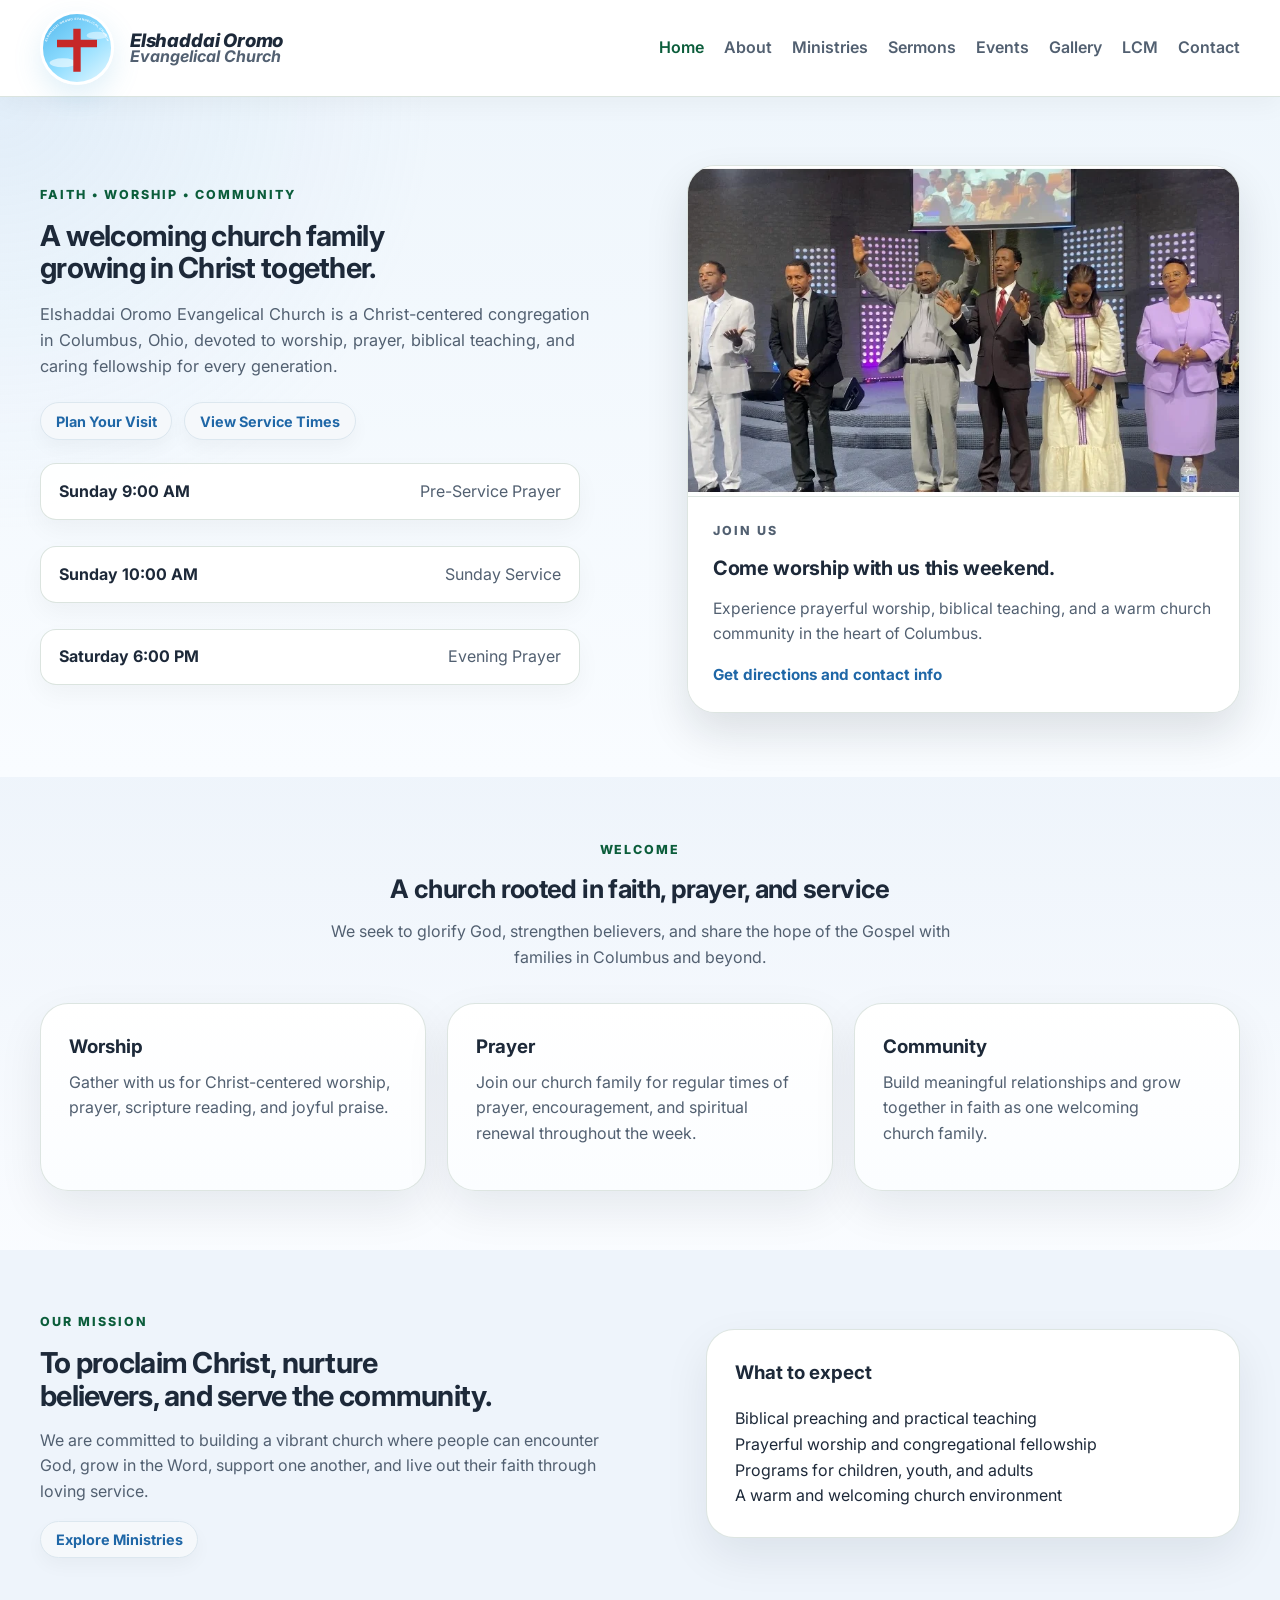
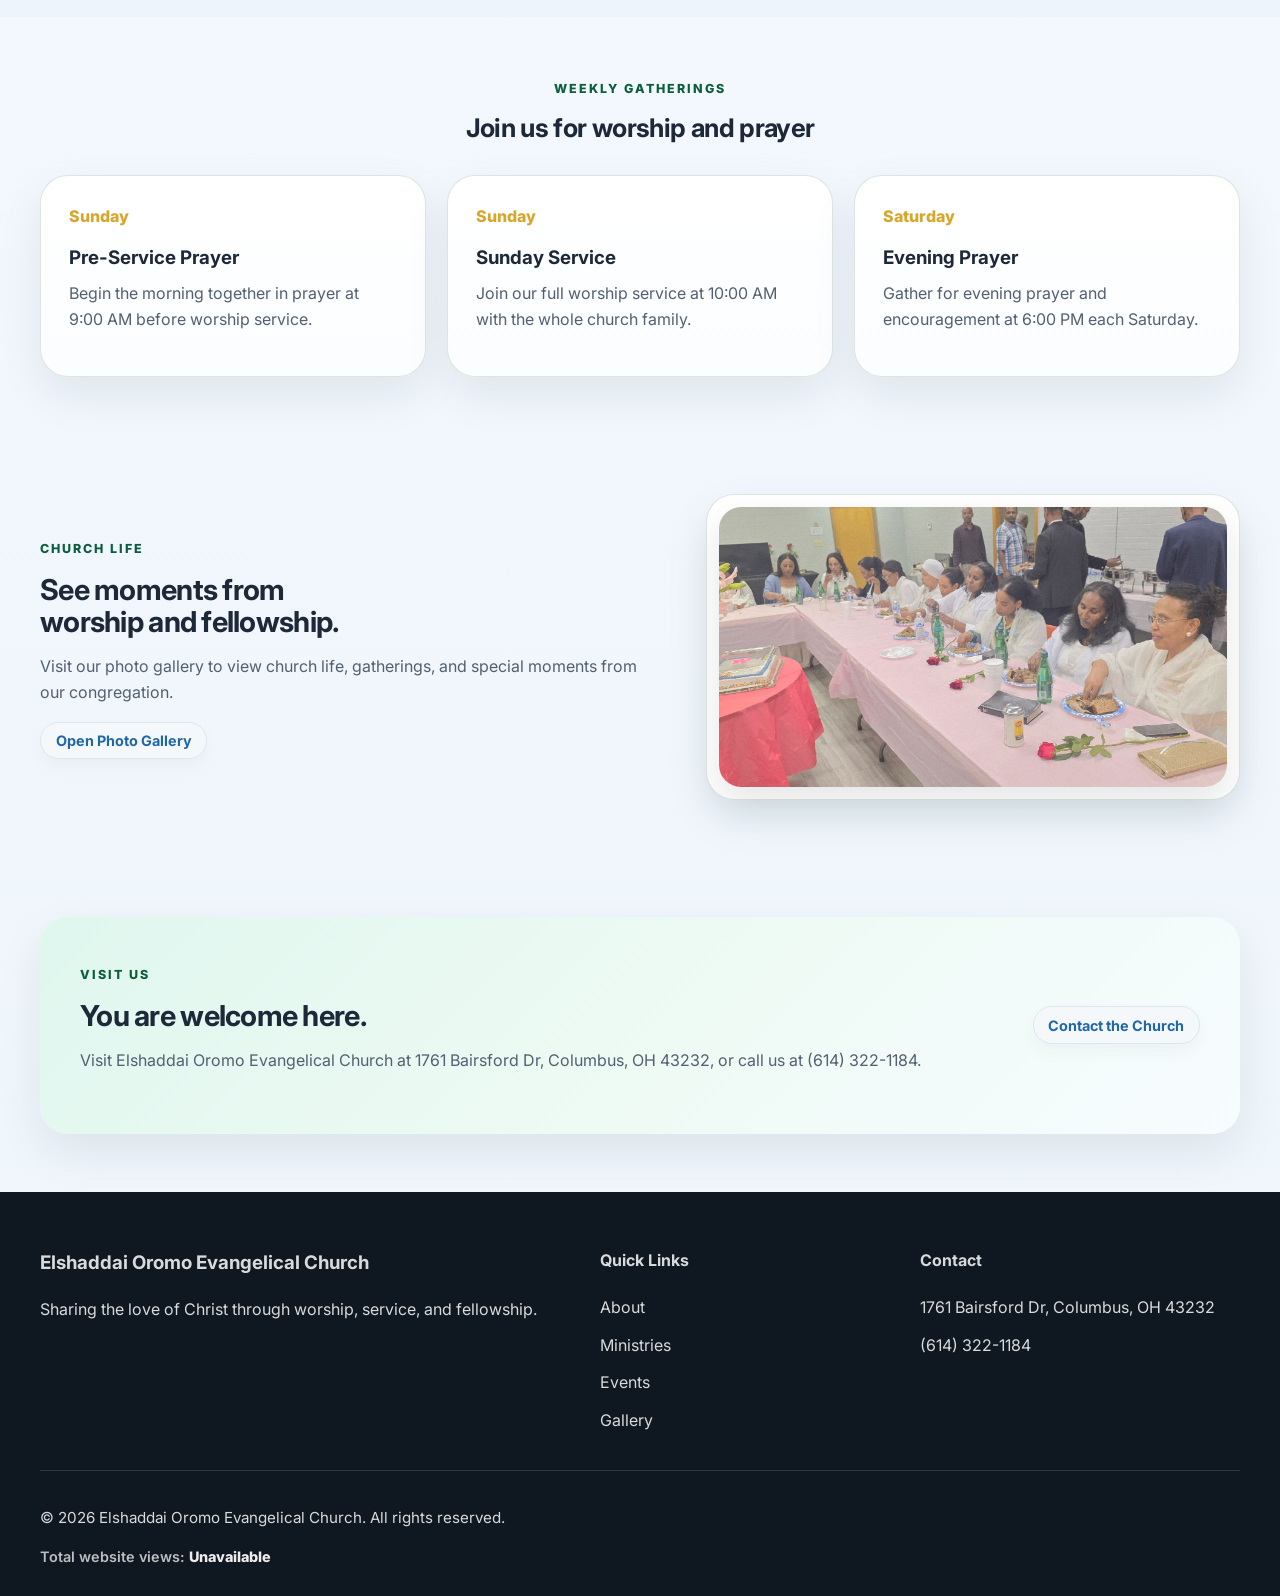
<file: index.html>
<!DOCTYPE html>
<html lang="en">
  <head>
    <meta charset="UTF-8" />
    <meta name="viewport" content="width=device-width, initial-scale=1.0" />
    <title>Elshaddai Oromo Evangelical Church Columbus Ohio | Oromo Church Ohio</title>
    <meta
      name="description"
      content="Elshaddai Oromo Evangelical Church in Columbus, Ohio is an Oromo church for worship, prayer, gospel teaching, fellowship, ministries, and community service."
    />
    <meta
      name="keywords"
      content="Elshaddai Oromo Evangelical Church, Elshaddai Oromo Church, Oromo evangelical church, Oromo church Columbus Ohio, Oromo church Ohio"
    />
    <link rel="canonical" href="https://www.elshaddaioromoevangelicalchurch.org/" />
    <meta name="robots" content="index, follow" />
    <meta name="author" content="Elshaddai Oromo Evangelical Church" />
    <meta property="og:type" content="website" />
    <meta property="og:title" content="Elshaddai Oromo Evangelical Church Columbus Ohio" />
    <meta
      property="og:description"
      content="Elshaddai Oromo Evangelical Church in Columbus, Ohio for worship, prayer, fellowship, ministries, and community service."
    />
    <meta property="og:url" content="https://www.elshaddaioromoevangelicalchurch.org/" />
    <meta property="og:site_name" content="Elshaddai Oromo Evangelical Church" />
    <meta name="twitter:card" content="summary" />
    <meta name="twitter:title" content="Elshaddai Oromo Evangelical Church Columbus Ohio" />
    <meta
      name="twitter:description"
      content="Elshaddai Oromo Evangelical Church in Columbus, Ohio — worship, prayer, gospel teaching, fellowship, and ministries."
    />
    <script type="application/ld+json">
      {
        "@context": "https://schema.org",
        "@type": "Church",
        "name": "Elshaddai Oromo Evangelical Church",
        "alternateName": [
          "Oromo Church Columbus Ohio",
          "Oromo Church Ohio",
          "Oromo Evangelical Church",
          "Oromo Gospel Church Ohio",
          "Oromo Protestant Church"
        ],
        "url": "https://www.elshaddaioromoevangelicalchurch.org/",
        "description": "Elshaddai Oromo Evangelical Church is a Christ-centered Oromo church in Columbus, Ohio, serving the Oromo community through worship, prayer, biblical teaching, ministries, fellowship, and compassionate outreach.",
        "telephone": "+1-614-322-1184",
        "address": {
          "@type": "PostalAddress",
          "streetAddress": "1761 Bairsford Dr",
          "addressLocality": "Columbus",
          "addressRegion": "OH",
          "postalCode": "43232",
          "addressCountry": "US"
        },
        "areaServed": ["Columbus", "Ohio", "Oromo community in Ohio"],
        "sameAs": ["https://www.elshaddaioromoevangelicalchurch.org/", "https://www.oromoevangelicalchurch.org/"]
      }
    </script>
    <link rel="preconnect" href="https://fonts.googleapis.com" />
    <link rel="preconnect" href="https://fonts.gstatic.com" crossorigin />
    <link
      href="https://fonts.googleapis.com/css2?family=Inter:wght@400;500;600;700;800&display=swap"
      rel="stylesheet"
    />
    <link rel="stylesheet" href="assets/css/styles.css" />
    <link rel="stylesheet" href="assets/css/site-refinements.css" />
  </head>
  <body>
    <header class="site-header">
      <div class="container header-inner">
        <a class="brand" href="index.html">
          <span class="brand-mark">✝</span>
          <span class="brand-text">
            <strong>Elshaddai Oromo</strong>
            <span>Evangelical Church</span>
          </span>
        </a>

        <button class="nav-toggle" aria-label="Toggle navigation" aria-expanded="false">
          <span></span>
          <span></span>
          <span></span>
        </button>

        <nav class="site-nav">
          <a class="active" href="index.html">Home</a>
          <a href="about.html">About</a>
          <a href="ministries.html">Ministries</a>
          <a href="sermons.html">Sermons</a>
          <a href="events.html">Events</a>
          <a href="gallery.html">Gallery</a>
          <a href="ugcs.html">LCM</a>
          <a href="contact.html">Contact</a>
        </nav>
      </div>
    </header>

    <main>
      <section class="hero hero-refined">
        <div class="container hero-grid hero-grid-enhanced">
          <div class="hero-copy">
            <span class="eyebrow">Faith • Worship • Community</span>
            <h1>A welcoming church family growing in Christ together.</h1>
            <p class="hero-lead">
              Elshaddai Oromo Evangelical Church is a Christ-centered congregation in Columbus, Ohio,
              devoted to worship, prayer, biblical teaching, and caring fellowship for every
              generation.
            </p>
            <div class="hero-actions">
              <a class="btn btn-primary" href="contact.html">Plan Your Visit</a>
              <a class="btn btn-secondary" href="events.html">View Service Times</a>
            </div>
            <ul class="service-times service-times-highlight">
              <li><strong>Sunday 9:00 AM</strong><span>Pre-Service Prayer</span></li>
              <li><strong>Sunday 10:00 AM</strong><span>Sunday Service</span></li>
              <li><strong>Saturday 6:00 PM</strong><span>Evening Prayer</span></li>
            </ul>
          </div>
          <div class="hero-visual-stack">
            <div class="hero-card hero-card-elevated hero-card-bold">
              <div class="hero-card-image hero-card-image-bold"></div>
              <div class="hero-card-content hero-card-content-overlay">
                <span class="eyebrow">Join Us</span>
                <h2>Come worship with us this weekend.</h2>
                <p>
                  Experience prayerful worship, biblical teaching, and a warm church community in the
                  heart of Columbus.
                </p>
                <a href="contact.html" class="text-link text-link-light">Get directions and contact info</a>
              </div>
            </div>
          </div>
        </div>
      </section>

      <section class="section section-soft">
        <div class="container">
          <div class="section-heading centered-heading">
            <span class="eyebrow">Welcome</span>
            <h2>A church rooted in faith, prayer, and service</h2>
            <p>
              We seek to glorify God, strengthen believers, and share the hope of the Gospel with
              families in Columbus and beyond.
            </p>
          </div>

          <div class="cards three-up feature-grid">
            <article class="card feature-card">
              <h3>Worship</h3>
              <p>
                Gather with us for Christ-centered worship, prayer, scripture reading, and joyful
                praise.
              </p>
            </article>
            <article class="card feature-card">
              <h3>Prayer</h3>
              <p>
                Join our church family for regular times of prayer, encouragement, and spiritual
                renewal throughout the week.
              </p>
            </article>
            <article class="card feature-card">
              <h3>Community</h3>
              <p>
                Build meaningful relationships and grow together in faith as one welcoming church
                family.
              </p>
            </article>
          </div>
        </div>
      </section>

      <section class="section section-alt">
        <div class="container split-section refined-split">
          <div>
            <span class="eyebrow">Our Mission</span>
            <h2>To proclaim Christ, nurture believers, and serve the community.</h2>
            <p>
              We are committed to building a vibrant church where people can encounter God, grow in
              the Word, support one another, and live out their faith through loving service.
            </p>
            <a class="btn btn-primary" href="ministries.html">Explore Ministries</a>
          </div>
          <div class="info-panel polished-panel">
            <h3>What to expect</h3>
            <ul>
              <li>Biblical preaching and practical teaching</li>
              <li>Prayerful worship and congregational fellowship</li>
              <li>Programs for children, youth, and adults</li>
              <li>A warm and welcoming church environment</li>
            </ul>
          </div>
        </div>
      </section>

      <section class="section">
        <div class="container">
          <div class="section-heading centered-heading">
            <span class="eyebrow">Weekly Gatherings</span>
            <h2>Join us for worship and prayer</h2>
          </div>
          <div class="cards three-up">
            <article class="card event-card polished-card">
              <span class="event-date">Sunday</span>
              <h3>Pre-Service Prayer</h3>
              <p>Begin the morning together in prayer at 9:00 AM before worship service.</p>
            </article>
            <article class="card event-card polished-card">
              <span class="event-date">Sunday</span>
              <h3>Sunday Service</h3>
              <p>Join our full worship service at 10:00 AM with the whole church family.</p>
            </article>
            <article class="card event-card polished-card">
              <span class="event-date">Saturday</span>
              <h3>Evening Prayer</h3>
              <p>Gather for evening prayer and encouragement at 6:00 PM each Saturday.</p>
            </article>
          </div>
        </div>
      </section>

      <section class="section gallery-preview-section">
        <div class="container split-section refined-split">
          <div>
            <span class="eyebrow">Church Life</span>
            <h2>See moments from worship and fellowship.</h2>
            <p>
              Visit our photo gallery to view church life, gatherings, and special moments from our
              congregation.
            </p>
            <a class="btn btn-primary" href="gallery.html">Open Photo Gallery</a>
          </div>
          <div class="gallery-preview-card image-card">
            <img src="chlife2.jpg" alt="Church life preview" class="gallery-preview-image" />
          </div>
        </div>
      </section>

      <section class="section cta-section">
        <div class="container cta-box">
          <div>
            <span class="eyebrow">Visit Us</span>
            <h2>You are welcome here.</h2>
            <p>
              Visit Elshaddai Oromo Evangelical Church at 1761 Bairsford Dr, Columbus, OH 43232, or
              call us at (614) 322-1184.
            </p>
          </div>
          <a class="btn btn-light" href="contact.html">Contact the Church</a>
        </div>
      </section>
    </main>

    <footer class="site-footer">
      <div class="container footer-grid">
        <div>
          <h3>Elshaddai Oromo Evangelical Church</h3>
          <p>Sharing the love of Christ through worship, service, and fellowship.</p>
        </div>
        <div>
          <h4>Quick Links</h4>
          <ul>
            <li><a href="about.html">About</a></li>
            <li><a href="ministries.html">Ministries</a></li>
            <li><a href="events.html">Events</a></li>
            <li><a href="gallery.html">Gallery</a></li>
          </ul>
        </div>
        <div>
          <h4>Contact</h4>
          <ul>
            <li>1761 Bairsford Dr, Columbus, OH 43232</li>
            <li>(614) 322-1184</li>
          </ul>
        </div>
      </div>
      <div class="container footer-bottom">
        <p>© 2026 Elshaddai Oromo Evangelical Church. All rights reserved.</p>
      </div>
    </footer>

    <script src="assets/js/main.js"></script>
  </body>
</html>
</file>
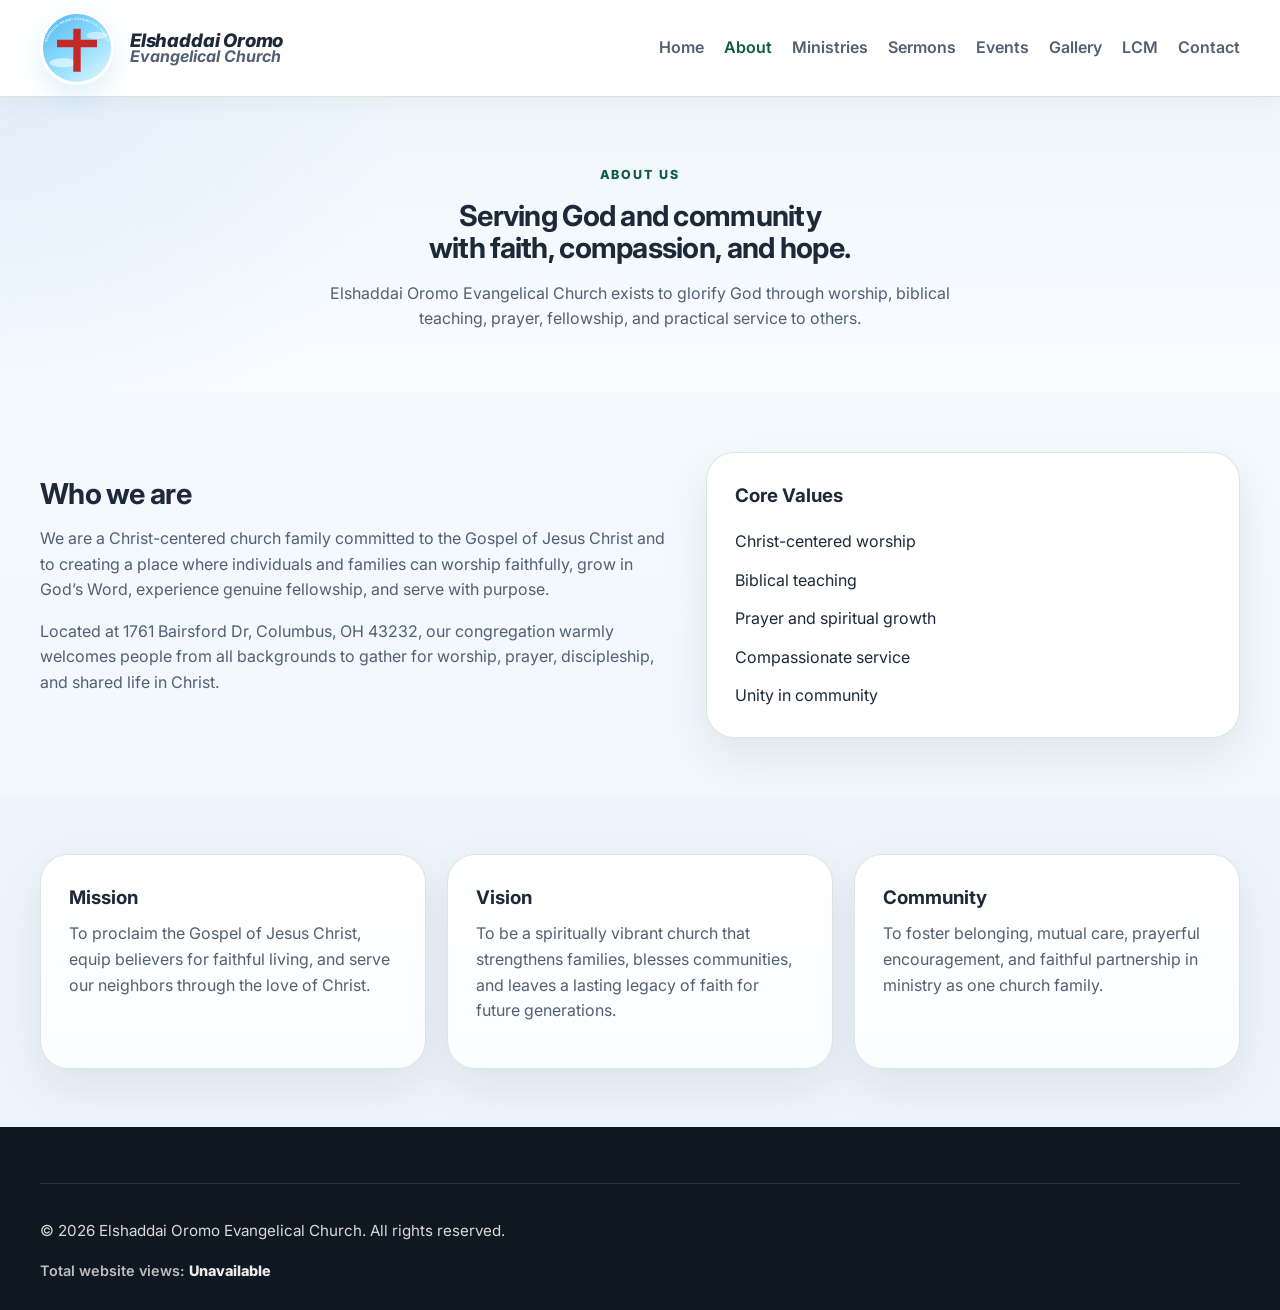
<file: about.html>
<!DOCTYPE html>
<html lang="en">
  <head>
    <meta charset="UTF-8" />
    <link rel="canonical" href="https://www.elshaddaioromoevangelicalchurch.org/about" />
    <meta name="viewport" content="width=device-width, initial-scale=1.0" />
    <title>About | Elshaddai Oromo Evangelical Church</title>
    <meta
      name="description"
      content="Learn about Elshaddai Oromo Evangelical Church in Columbus, Ohio, our mission, values, and commitment to worship, discipleship, and service."
    />
    <link rel="preconnect" href="https://fonts.googleapis.com" />
    <link rel="preconnect" href="https://fonts.gstatic.com" crossorigin />
    <link
      href="https://fonts.googleapis.com/css2?family=Inter:wght@400;500;600;700;800&display=swap"
      rel="stylesheet"
    />
    <link rel="stylesheet" href="assets/css/styles.css" />
    <link rel="stylesheet" href="assets/css/site-refinements.css" />
  </head>
  <body>
    <header class="site-header">
      <div class="container header-inner">
        <a class="brand" href="index.html">
          <span class="brand-mark">✝</span>
          <span class="brand-text">
            <strong>Elshaddai Oromo</strong>
            <span>Evangelical Church</span>
          </span>
        </a>
        <button class="nav-toggle" aria-label="Toggle navigation" aria-expanded="false">
          <span></span><span></span><span></span>
        </button>
        <nav class="site-nav">
          <a href="index.html">Home</a>
          <a class="active" href="about.html">About</a>
          <a href="ministries.html">Ministries</a>
          <a href="sermons.html">Sermons</a>
          <a href="events.html">Events</a>
          <a href="gallery.html">Gallery</a>
          <a href="ugcs.html">LCM</a>
          <a href="contact.html">Contact</a>
        </nav>
      </div>
    </header>

    <main class="page-main">
      <section class="page-hero">
        <div class="container centered-heading">
          <span class="eyebrow">About Us</span>
          <h1>Serving God and community with faith, compassion, and hope.</h1>
          <p>
            Elshaddai Oromo Evangelical Church exists to glorify God through worship, biblical
            teaching, prayer, fellowship, and practical service to others.
          </p>
        </div>
      </section>

      <section class="section">
        <div class="container split-section refined-split">
          <div>
            <h2>Who we are</h2>
            <p>
              We are a Christ-centered church family committed to the Gospel of Jesus Christ and to
              creating a place where individuals and families can worship faithfully, grow in God’s
              Word, experience genuine fellowship, and serve with purpose.
            </p>
            <p>
              Located at 1761 Bairsford Dr, Columbus, OH 43232, our congregation warmly welcomes
              people from all backgrounds to gather for worship, prayer, discipleship, and shared life
              in Christ.
            </p>
          </div>
          <div class="info-panel polished-panel about-values-panel">
            <h3>Core Values</h3>
            <ul>
              <li>Christ-centered worship</li>
              <li>Biblical teaching</li>
              <li>Prayer and spiritual growth</li>
              <li>Compassionate service</li>
              <li>Unity in community</li>
            </ul>
          </div>
        </div>
      </section>

      <section class="section section-alt">
        <div class="container cards three-up ministry-balance-grid">
          <article class="card polished-card balanced-card">
            <h3>Mission</h3>
            <p>
              To proclaim the Gospel of Jesus Christ, equip believers for faithful living, and serve
              our neighbors through the love of Christ.
            </p>
          </article>
          <article class="card polished-card balanced-card">
            <h3>Vision</h3>
            <p>
              To be a spiritually vibrant church that strengthens families, blesses communities, and
              leaves a lasting legacy of faith for future generations.
            </p>
          </article>
          <article class="card polished-card balanced-card">
            <h3>Community</h3>
            <p>
              To foster belonging, mutual care, prayerful encouragement, and faithful partnership in
              ministry as one church family.
            </p>
          </article>
        </div>
      </section>
    </main>

    <footer class="site-footer">
      <div class="container footer-bottom">
        <p>© 2026 Elshaddai Oromo Evangelical Church. All rights reserved.</p>
      </div>
    </footer>

    <script src="assets/js/main.js"></script>
  </body>
</html>
</file>
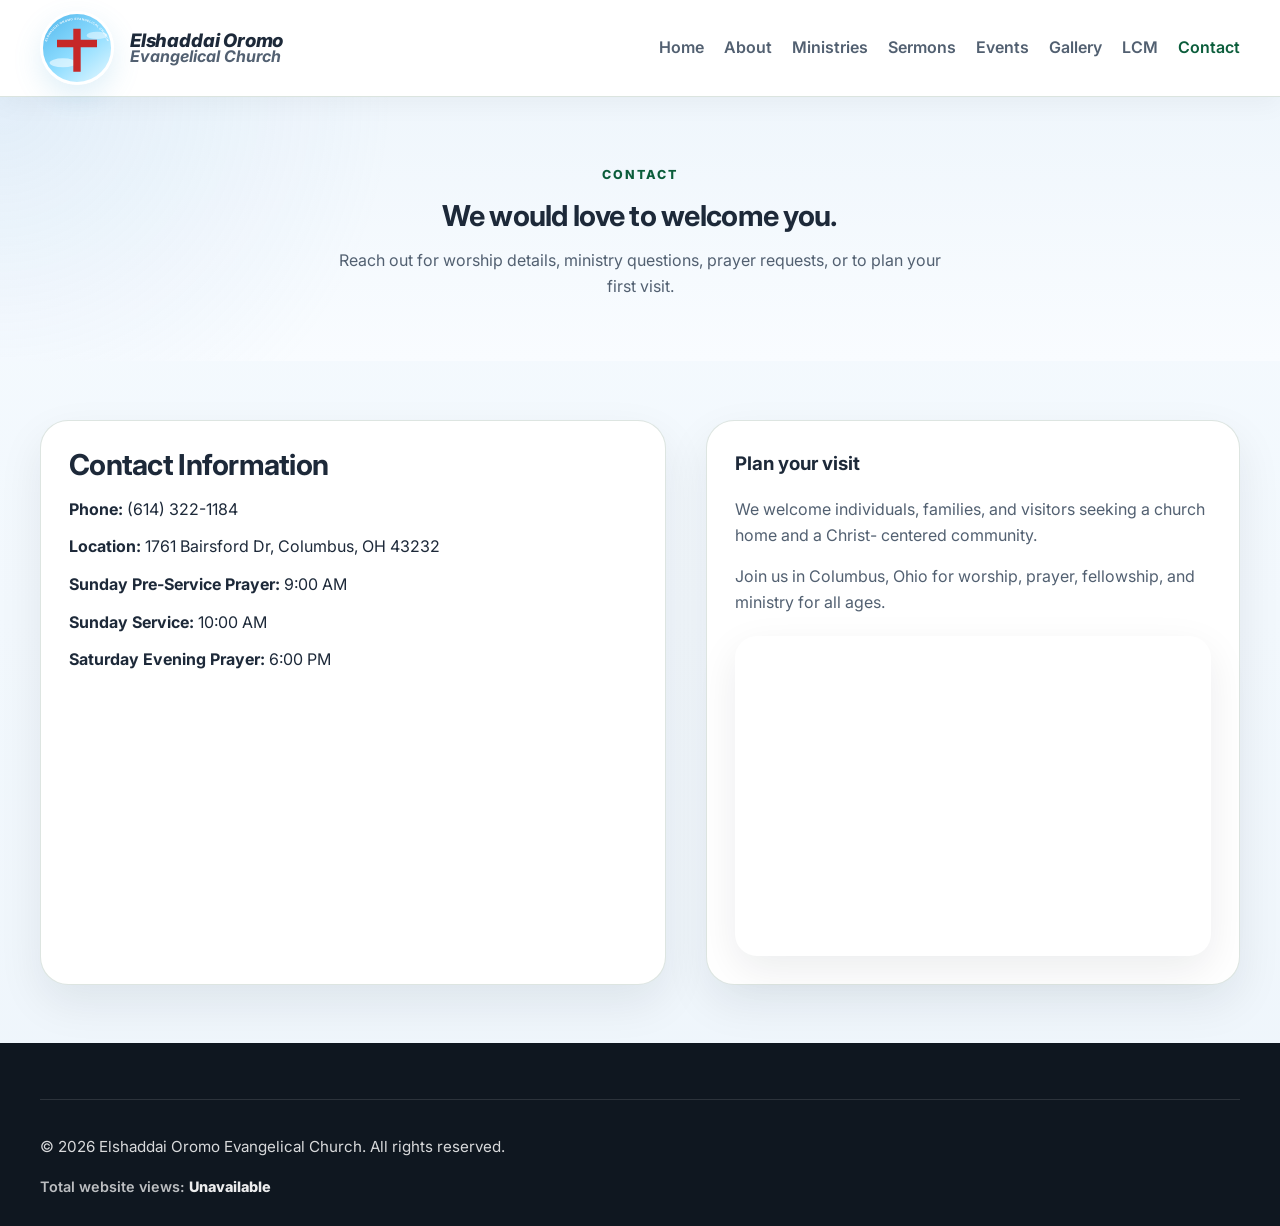
<file: contact.html>
<!DOCTYPE html>
<html lang="en">
  <head>
    <meta charset="UTF-8" />
    <link rel="canonical" href="https://www.elshaddaioromoevangelicalchurch.org/contact" />
    <meta name="viewport" content="width=device-width, initial-scale=1.0" />
    <title>Contact | Elshaddai Oromo Evangelical Church</title>
    <meta
      name="description"
      content="Contact Elshaddai Oromo Evangelical Church in Columbus, Ohio for worship information, prayer requests, and visit planning."
    />
    <link rel="preconnect" href="https://fonts.googleapis.com" />
    <link rel="preconnect" href="https://fonts.gstatic.com" crossorigin />
    <link
      href="https://fonts.googleapis.com/css2?family=Inter:wght@400;500;600;700;800&display=swap"
      rel="stylesheet"
    />
    <link rel="stylesheet" href="assets/css/styles.css" />
    <link rel="stylesheet" href="assets/css/site-refinements.css" />
  </head>
  <body>
    <header class="site-header">
      <div class="container header-inner">
        <a class="brand" href="index.html">
          <span class="brand-mark">✝</span>
          <span class="brand-text"><strong>Elshaddai Oromo</strong><span>Evangelical Church</span></span>
        </a>
        <button class="nav-toggle" aria-label="Toggle navigation" aria-expanded="false">
          <span></span><span></span><span></span>
        </button>
        <nav class="site-nav">
          <a href="index.html">Home</a>
          <a href="about.html">About</a>
          <a href="ministries.html">Ministries</a>
          <a href="sermons.html">Sermons</a>
          <a href="events.html">Events</a>
          <a href="gallery.html">Gallery</a>
          <a href="ugcs.html">LCM</a>
          <a class="active" href="contact.html">Contact</a>
        </nav>
      </div>
    </header>

    <main class="page-main">
      <section class="page-hero">
        <div class="container centered-heading">
          <span class="eyebrow">Contact</span>
          <h1>We would love to welcome you.</h1>
          <p>
            Reach out for worship details, ministry questions, prayer requests, or to plan your
            first visit.
          </p>
        </div>
      </section>

      <section class="section">
        <div class="container split-section refined-split">
          <div class="info-panel polished-panel contact-panel">
            <h2>Contact Information</h2>
            <ul class="contact-list">
              <li><strong>Phone:</strong> (614) 322-1184</li>
              <li><strong>Location:</strong> 1761 Bairsford Dr, Columbus, OH 43232</li>
              <li><strong>Sunday Pre-Service Prayer:</strong> 9:00 AM</li>
              <li><strong>Sunday Service:</strong> 10:00 AM</li>
              <li><strong>Saturday Evening Prayer:</strong> 6:00 PM</li>
            </ul>
          </div>
          <div class="info-panel polished-panel map-panel">
            <h3>Plan your visit</h3>
            <p>
              We welcome individuals, families, and visitors seeking a church home and a Christ-
              centered community.
            </p>
            <p>
              Join us in Columbus, Ohio for worship, prayer, fellowship, and ministry for all ages.
            </p>
            <div class="map-embed-wrapper">
              <iframe
                title="Map to Elshaddai Oromo Evangelical Church"
                src="https://www.google.com/maps?q=1761+Bairsford+Dr,+Columbus,+OH+43232&output=embed"
                loading="lazy"
                referrerpolicy="no-referrer-when-downgrade"
              ></iframe>
            </div>
          </div>
        </div>
      </section>
    </main>

    <footer class="site-footer">
      <div class="container footer-bottom">
        <p>© 2026 Elshaddai Oromo Evangelical Church. All rights reserved.</p>
      </div>
    </footer>

    <script src="assets/js/main.js"></script>
  </body>
</html>
</file>
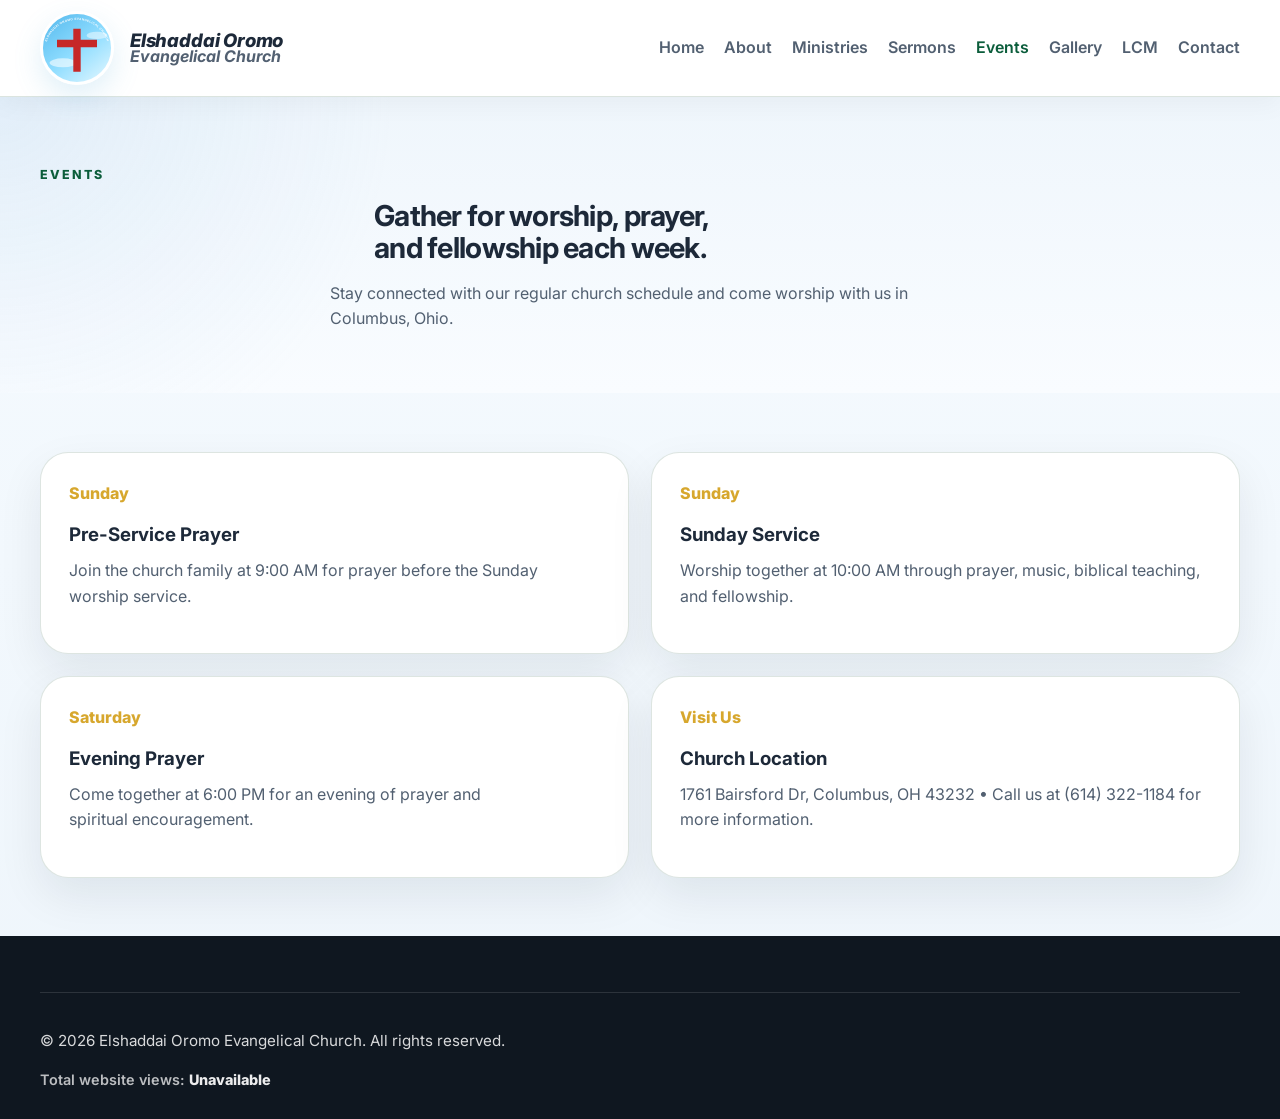
<file: events.html>
<!DOCTYPE html>
<html lang="en">
  <head>
    <meta charset="UTF-8" />
    <link rel="canonical" href="https://www.elshaddaioromoevangelicalchurch.org/events" />
    <meta name="viewport" content="width=device-width, initial-scale=1.0" />
    <title>Events | Elshaddai Oromo Evangelical Church</title>
    <meta
      name="description"
      content="See weekly worship services, prayer gatherings, and church events at Elshaddai Oromo Evangelical Church in Columbus, Ohio."
    />
    <link rel="preconnect" href="https://fonts.googleapis.com" />
    <link rel="preconnect" href="https://fonts.gstatic.com" crossorigin />
    <link
      href="https://fonts.googleapis.com/css2?family=Inter:wght@400;500;600;700;800&display=swap"
      rel="stylesheet"
    />
    <link rel="stylesheet" href="assets/css/styles.css" />
    <link rel="stylesheet" href="assets/css/site-refinements.css" />
  </head>
  <body>
    <header class="site-header">
      <div class="container header-inner">
        <a class="brand" href="index.html">
          <span class="brand-mark">✝</span>
          <span class="brand-text"><strong>Elshaddai Oromo</strong><span>Evangelical Church</span></span>
        </a>
        <button class="nav-toggle" aria-label="Toggle navigation" aria-expanded="false">
          <span></span><span></span><span></span>
        </button>
        <nav class="site-nav">
          <a href="index.html">Home</a>
          <a href="about.html">About</a>
          <a href="ministries.html">Ministries</a>
          <a href="sermons.html">Sermons</a>
          <a class="active" href="events.html">Events</a>
          <a href="gallery.html">Gallery</a>
          <a href="ugcs.html">LCM</a>
          <a href="contact.html">Contact</a>
        </nav>
      </div>
    </header>

    <main class="page-main">
      <section class="page-hero">
        <div class="container">
          <span class="eyebrow">Events</span>
          <h1>Gather for worship, prayer, and fellowship each week.</h1>
          <p>
            Stay connected with our regular church schedule and come worship with us in Columbus,
            Ohio.
          </p>
        </div>
      </section>

      <section class="section">
        <div class="container cards two-up">
          <article class="card event-card detailed">
            <span class="event-date">Sunday</span>
            <h3>Pre-Service Prayer</h3>
            <p>Join the church family at 9:00 AM for prayer before the Sunday worship service.</p>
          </article>
          <article class="card event-card detailed">
            <span class="event-date">Sunday</span>
            <h3>Sunday Service</h3>
            <p>Worship together at 10:00 AM through prayer, music, biblical teaching, and fellowship.</p>
          </article>
          <article class="card event-card detailed">
            <span class="event-date">Saturday</span>
            <h3>Evening Prayer</h3>
            <p>Come together at 6:00 PM for an evening of prayer and spiritual encouragement.</p>
          </article>
          <article class="card event-card detailed">
            <span class="event-date">Visit Us</span>
            <h3>Church Location</h3>
            <p>1761 Bairsford Dr, Columbus, OH 43232 • Call us at (614) 322-1184 for more information.</p>
          </article>
        </div>
      </section>
    </main>

    <footer class="site-footer">
      <div class="container footer-bottom">
        <p>© 2026 Elshaddai Oromo Evangelical Church. All rights reserved.</p>
      </div>
    </footer>

    <script src="assets/js/main.js"></script>
  </body>
</html>
</file>
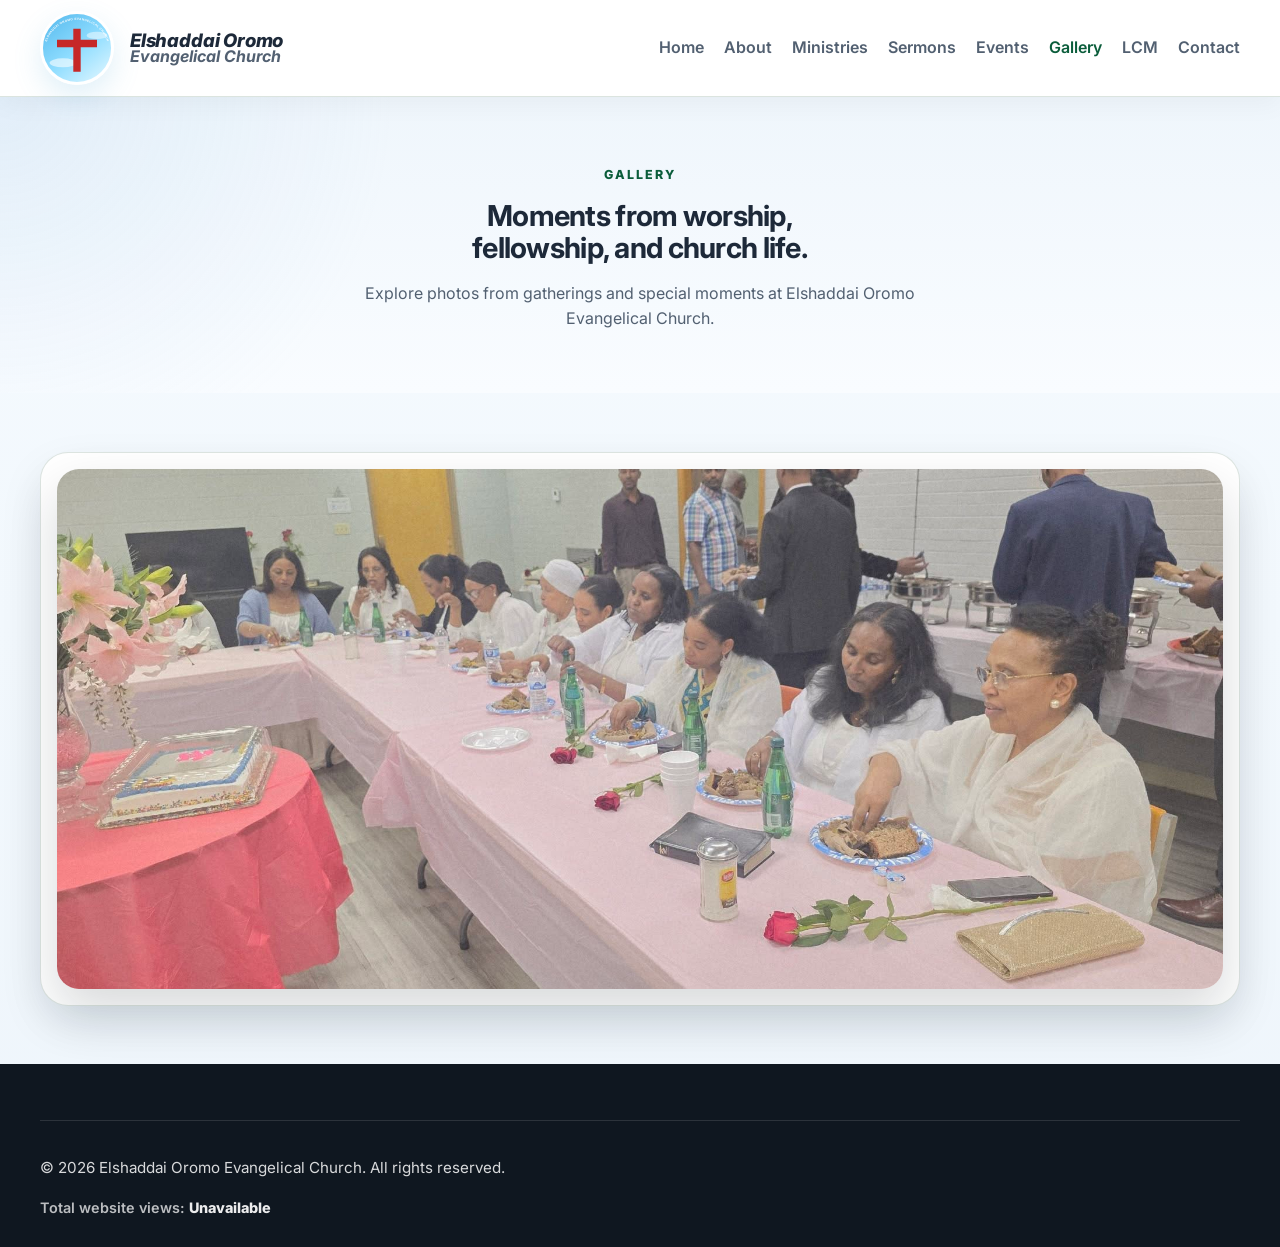
<file: gallery.html>
<!DOCTYPE html>
<html lang="en">
  <head>
    <meta charset="UTF-8" />
    <link rel="canonical" href="https://www.elshaddaioromoevangelicalchurch.org/gallery" />
    <meta name="viewport" content="width=device-width, initial-scale=1.0" />
    <title>Gallery | Elshaddai Oromo Evangelical Church</title>
    <meta
      name="description"
      content="View photos from church life and fellowship at Elshaddai Oromo Evangelical Church in Columbus, Ohio."
    />
    <link rel="preconnect" href="https://fonts.googleapis.com" />
    <link rel="preconnect" href="https://fonts.gstatic.com" crossorigin />
    <link
      href="https://fonts.googleapis.com/css2?family=Inter:wght@400;500;600;700;800&display=swap"
      rel="stylesheet"
    />
    <link rel="stylesheet" href="assets/css/styles.css" />
    <link rel="stylesheet" href="assets/css/site-refinements.css" />
  </head>
  <body>
    <header class="site-header">
      <div class="container header-inner">
        <a class="brand" href="index.html">
          <span class="brand-mark">✝</span>
          <span class="brand-text"><strong>Elshaddai Oromo</strong><span>Evangelical Church</span></span>
        </a>
        <button class="nav-toggle" aria-label="Toggle navigation" aria-expanded="false">
          <span></span><span></span><span></span>
        </button>
        <nav class="site-nav">
          <a href="index.html">Home</a>
          <a href="about.html">About</a>
          <a href="ministries.html">Ministries</a>
          <a href="sermons.html">Sermons</a>
          <a href="events.html">Events</a>
          <a class="active" href="gallery.html">Gallery</a>
          <a href="ugcs.html">LCM</a>
          <a href="contact.html">Contact</a>
        </nav>
      </div>
    </header>

    <main class="page-main">
      <section class="page-hero">
        <div class="container centered-heading">
          <span class="eyebrow">Gallery</span>
          <h1>Moments from worship, fellowship, and church life.</h1>
          <p>
            Explore photos from gatherings and special moments at Elshaddai Oromo Evangelical Church.
          </p>
        </div>
      </section>

      <section class="section gallery-section">
        <div class="container gallery-showcase">
          <div class="gallery-featured image-card">
            <img id="featured-gallery-image" src="chlife2.jpg" alt="Congregation gathered together in church life" />
          </div>
        </div>
      </section>
    </main>

    <footer class="site-footer">
      <div class="container footer-bottom">
        <p>© 2026 Elshaddai Oromo Evangelical Church. All rights reserved.</p>
      </div>
    </footer>

    <script src="assets/js/main.js"></script>
  </body>
</html>
</file>
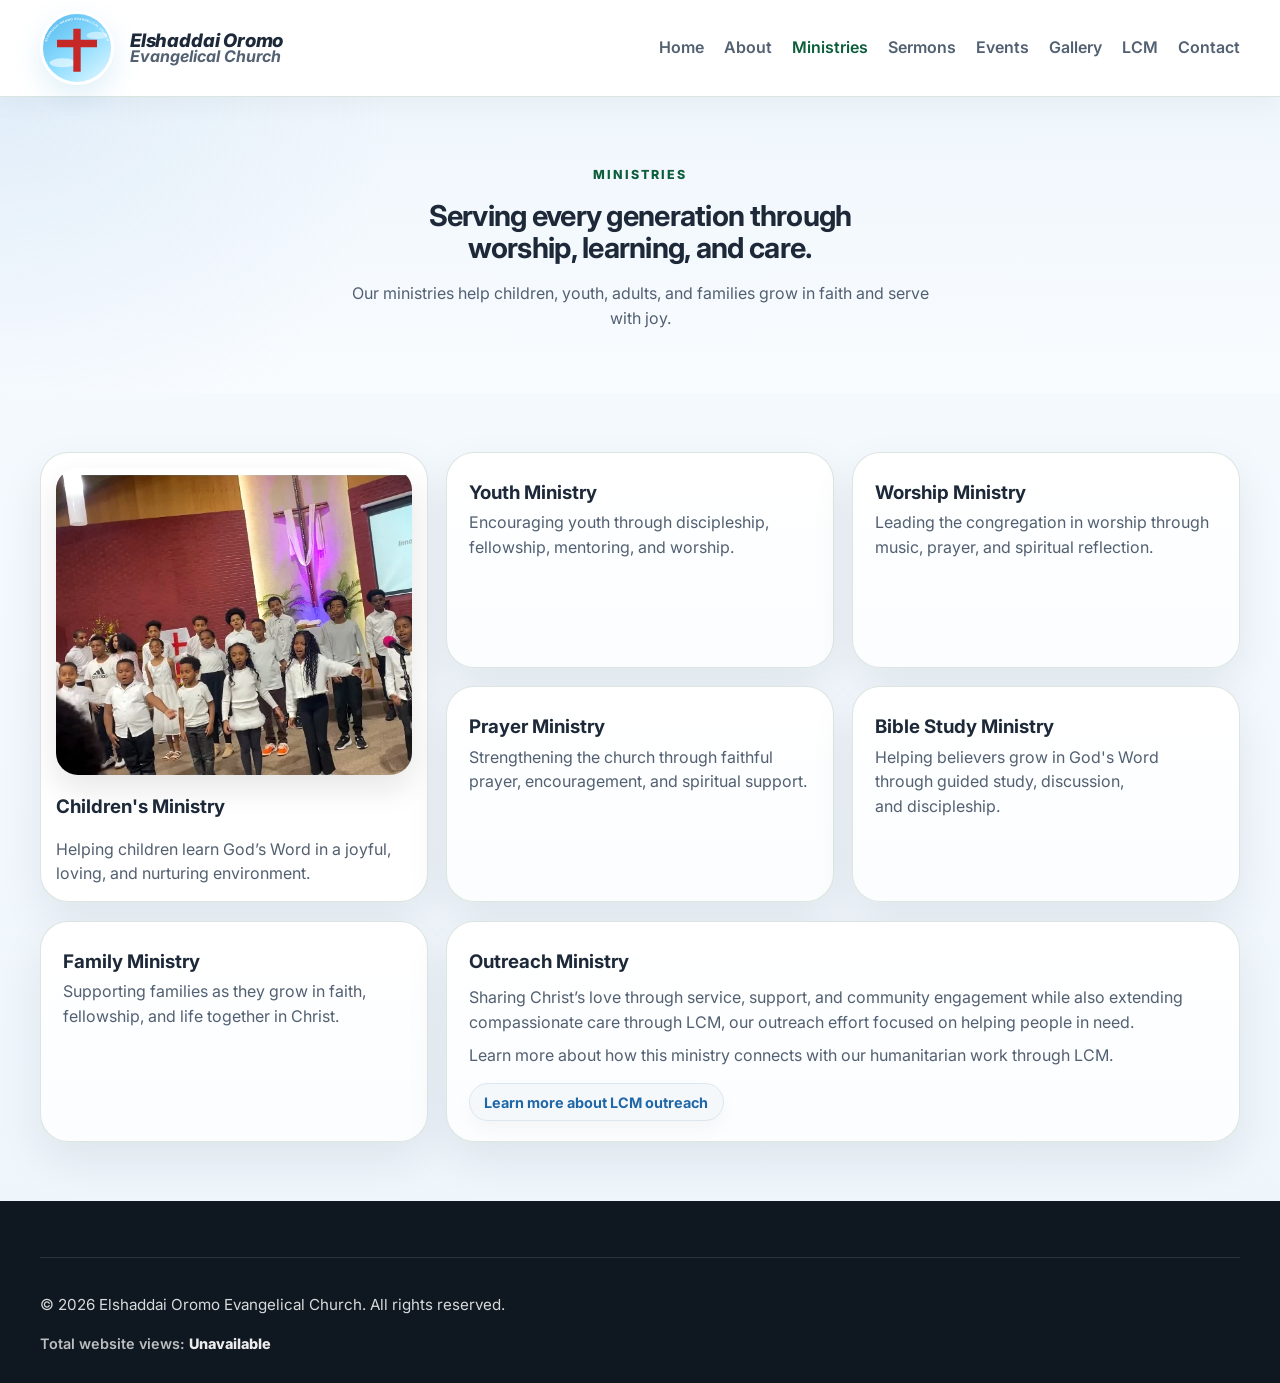
<file: ministries.html>
<!DOCTYPE html>
<html lang="en">
  <head>
    <meta charset="UTF-8" />
    <link rel="canonical" href="https://www.elshaddaioromoevangelicalchurch.org/ministries" />
    <meta name="viewport" content="width=device-width, initial-scale=1.0" />
    <title>Ministries | Elshaddai Oromo Evangelical Church</title>
    <meta
      name="description"
      content="Explore the ministries of Elshaddai Oromo Evangelical Church, including children's, youth, worship, fellowship, and outreach ministries."
    />
    <link rel="preconnect" href="https://fonts.googleapis.com" />
    <link rel="preconnect" href="https://fonts.gstatic.com" crossorigin />
    <link
      href="https://fonts.googleapis.com/css2?family=Inter:wght@400;500;600;700;800&display=swap"
      rel="stylesheet"
    />
    <link rel="stylesheet" href="assets/css/styles.css" />
    <link rel="stylesheet" href="assets/css/site-refinements.css" />
    <link rel="stylesheet" href="assets/css/ministries-layout.css" />
  </head>
  <body>
    <header class="site-header">
      <div class="container header-inner">
        <a class="brand" href="index.html">
          <span class="brand-mark">✝</span>
          <span class="brand-text"><strong>Elshaddai Oromo</strong><span>Evangelical Church</span></span>
        </a>
        <button class="nav-toggle" aria-label="Toggle navigation" aria-expanded="false">
          <span></span><span></span><span></span>
        </button>
        <nav class="site-nav">
          <a href="index.html">Home</a>
          <a href="about.html">About</a>
          <a class="active" href="ministries.html">Ministries</a>
          <a href="sermons.html">Sermons</a>
          <a href="events.html">Events</a>
          <a href="gallery.html">Gallery</a>
          <a href="ugcs.html">LCM</a>
          <a href="contact.html">Contact</a>
        </nav>
      </div>
    </header>

    <main class="page-main">
      <section class="page-hero">
        <div class="container centered-heading">
          <span class="eyebrow">Ministries</span>
          <h1>Serving every generation through worship, learning, and care.</h1>
          <p>
            Our ministries help children, youth, adults, and families grow in faith and serve with
            joy.
          </p>
        </div>
      </section>

      <section class="section">
        <div class="container cards three-up ministry-grid">
          <article class="card ministry-card ministry-card-featured">
            <img src="kids.webp" alt="Children participating in church ministry" class="ministry-image" />
            <h3>Children's Ministry</h3>
            <p>Helping children learn God’s Word in a joyful, loving, and nurturing environment.</p>
          </article>
          <article class="card polished-card">
            <h3>Youth Ministry</h3>
            <p>Encouraging youth through discipleship, fellowship, mentoring, and worship.</p>
          </article>
          <article class="card polished-card">
            <h3>Worship Ministry</h3>
            <p>Leading the congregation in worship through music, prayer, and spiritual reflection.</p>
          </article>
          <article class="card polished-card">
            <h3>Prayer Ministry</h3>
            <p>Strengthening the church through faithful prayer, encouragement, and spiritual support.</p>
          </article>
          <article class="card polished-card">
            <h3>Bible Study Ministry</h3>
            <p>Helping believers grow in God's Word through guided study, discussion, and discipleship.</p>
          </article>
          <article class="card polished-card">
            <h3>Family Ministry</h3>
            <p>Supporting families as they grow in faith, fellowship, and life together in Christ.</p>
          </article>
          <article class="card polished-card outreach-card">
            <h3>Outreach Ministry</h3>
            <p>
              Sharing Christ’s love through service, support, and community engagement while also
              extending compassionate care through LCM, our outreach effort focused on helping people
              in need.
            </p>
            <p class="outreach-link-copy">
              Learn more about how this ministry connects with our humanitarian work through LCM.
            </p>
            <a href="ugcs.html" class="btn btn-primary">Learn more about LCM outreach</a>
          </article>
        </div>
      </section>
    </main>

    <footer class="site-footer">
      <div class="container footer-bottom">
        <p>© 2026 Elshaddai Oromo Evangelical Church. All rights reserved.</p>
      </div>
    </footer>

    <script src="assets/js/main.js"></script>
  </body>
</html>
</file>
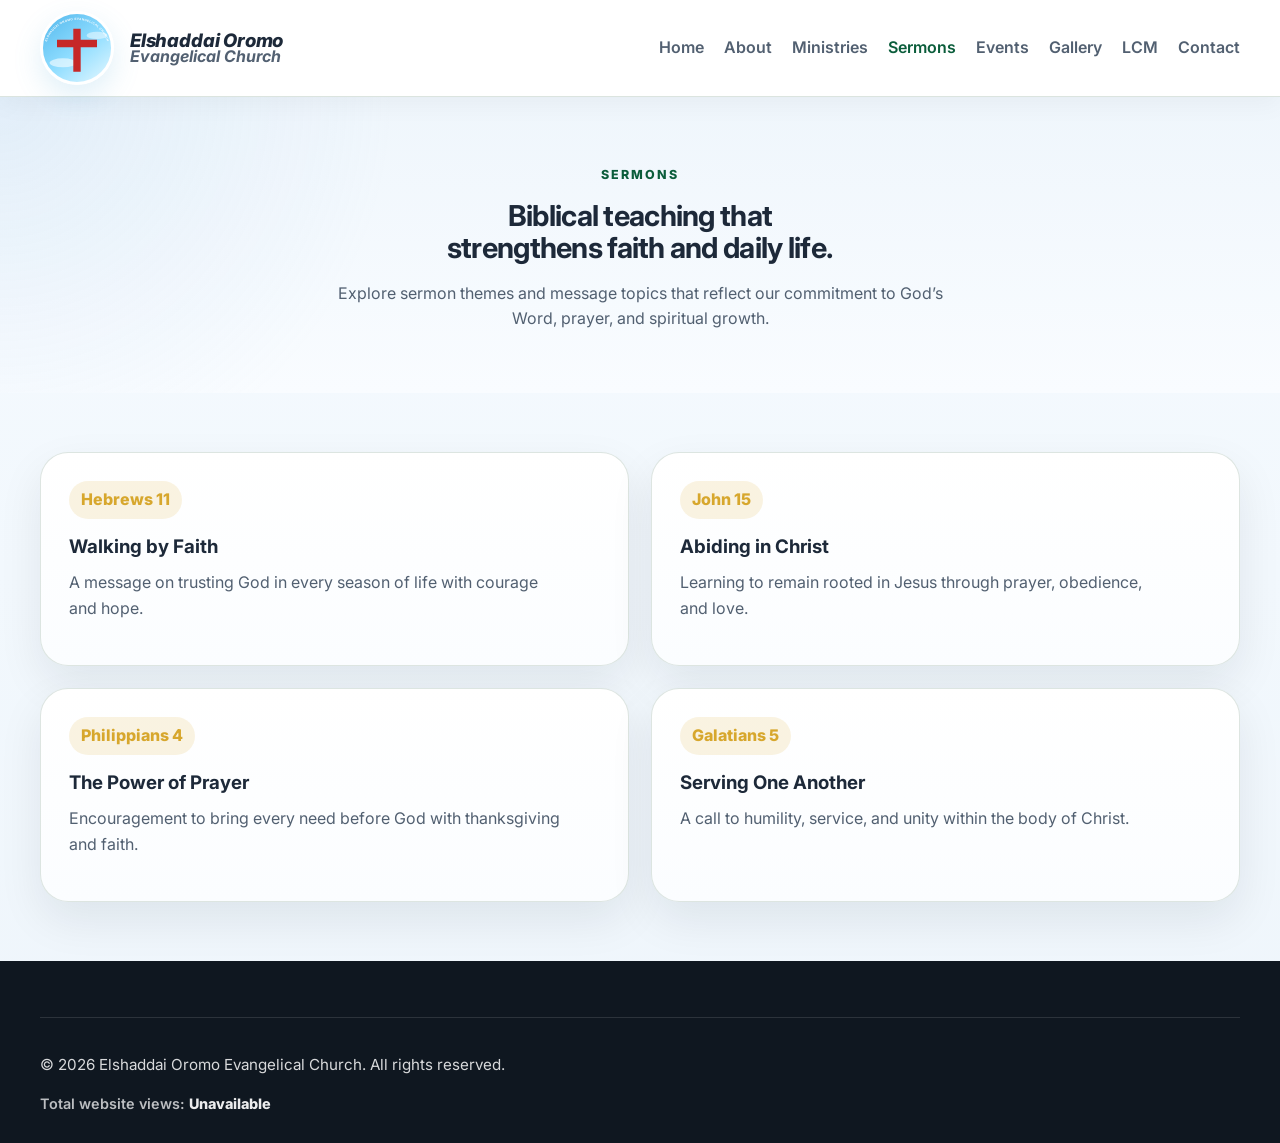
<file: sermons.html>
<!DOCTYPE html>
<html lang="en">
  <head>
    <meta charset="UTF-8" />
    <link rel="canonical" href="https://www.elshaddaioromoevangelicalchurch.org/sermons" />
    <meta name="viewport" content="width=device-width, initial-scale=1.0" />
    <title>Sermons | Elshaddai Oromo Evangelical Church</title>
    <meta
      name="description"
      content="Browse sermon themes, biblical teaching topics, and worship messages from Elshaddai Oromo Evangelical Church."
    />
    <link rel="preconnect" href="https://fonts.googleapis.com" />
    <link rel="preconnect" href="https://fonts.gstatic.com" crossorigin />
    <link
      href="https://fonts.googleapis.com/css2?family=Inter:wght@400;500;600;700;800&display=swap"
      rel="stylesheet"
    />
    <link rel="stylesheet" href="assets/css/styles.css" />
    <link rel="stylesheet" href="assets/css/site-refinements.css" />
  </head>
  <body>
    <header class="site-header">
      <div class="container header-inner">
        <a class="brand" href="index.html">
          <span class="brand-mark">✝</span>
          <span class="brand-text"><strong>Elshaddai Oromo</strong><span>Evangelical Church</span></span>
        </a>
        <button class="nav-toggle" aria-label="Toggle navigation" aria-expanded="false">
          <span></span><span></span><span></span>
        </button>
        <nav class="site-nav">
          <a href="index.html">Home</a>
          <a href="about.html">About</a>
          <a href="ministries.html">Ministries</a>
          <a class="active" href="sermons.html">Sermons</a>
          <a href="events.html">Events</a>
          <a href="gallery.html">Gallery</a>
          <a href="ugcs.html">LCM</a>
          <a href="contact.html">Contact</a>
        </nav>
      </div>
    </header>

    <main class="page-main">
      <section class="page-hero">
        <div class="container centered-heading">
          <span class="eyebrow">Sermons</span>
          <h1>Biblical teaching that strengthens faith and daily life.</h1>
          <p>
            Explore sermon themes and message topics that reflect our commitment to God’s Word,
            prayer, and spiritual growth.
          </p>
        </div>
      </section>

      <section class="section">
        <div class="container cards two-up sermon-grid">
          <article class="card polished-card sermon-card">
            <span class="sermon-tag">Hebrews 11</span>
            <h3>Walking by Faith</h3>
            <p>A message on trusting God in every season of life with courage and hope.</p>
          </article>
          <article class="card polished-card sermon-card">
            <span class="sermon-tag">John 15</span>
            <h3>Abiding in Christ</h3>
            <p>Learning to remain rooted in Jesus through prayer, obedience, and love.</p>
          </article>
          <article class="card polished-card sermon-card">
            <span class="sermon-tag">Philippians 4</span>
            <h3>The Power of Prayer</h3>
            <p>Encouragement to bring every need before God with thanksgiving and faith.</p>
          </article>
          <article class="card polished-card sermon-card">
            <span class="sermon-tag">Galatians 5</span>
            <h3>Serving One Another</h3>
            <p>A call to humility, service, and unity within the body of Christ.</p>
          </article>
        </div>
      </section>
    </main>

    <footer class="site-footer">
      <div class="container footer-bottom">
        <p>© 2026 Elshaddai Oromo Evangelical Church. All rights reserved.</p>
      </div>
    </footer>

    <script src="assets/js/main.js"></script>
  </body>
</html>
</file>
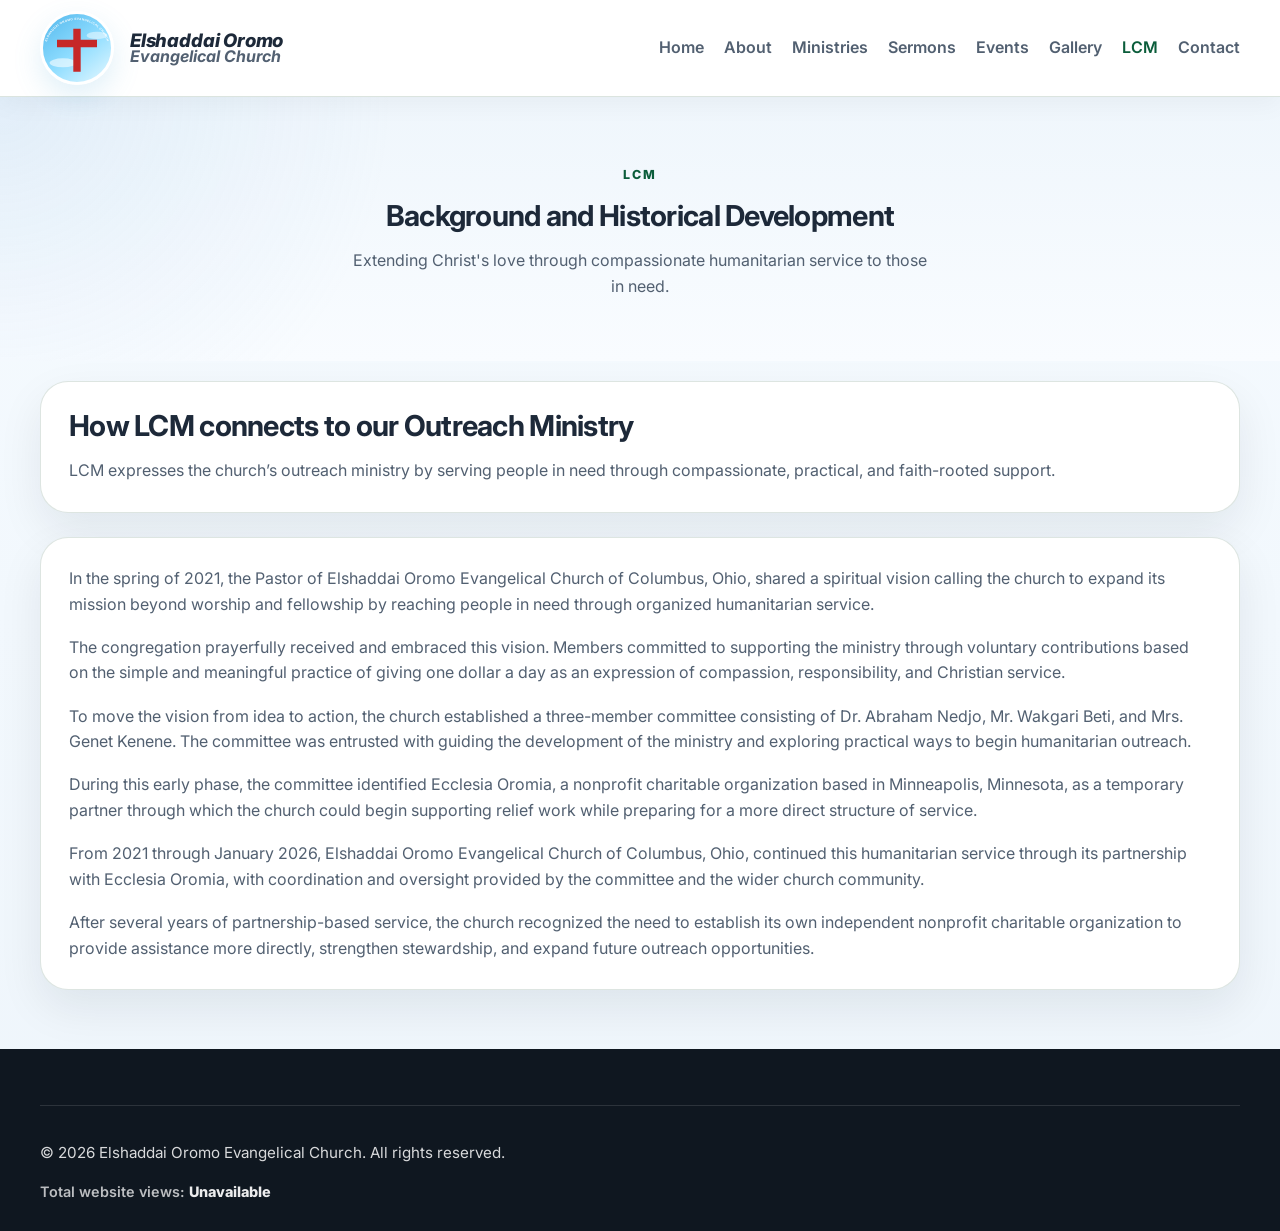
<file: ugcs.html>
<!DOCTYPE html>
<html lang="en">
  <head>
    <meta charset="UTF-8" />
    <link rel="canonical" href="https://www.elshaddaioromoevangelicalchurch.org/ugcs" />
    <meta name="viewport" content="width=device-width, initial-scale=1.0" />
    <title>LCM | Elshaddai Oromo Evangelical Church</title>
    <meta
      name="description"
      content="LCM – Background and historical development of the humanitarian mission of Elshaddai Oromo Evangelical Church."
    />
    <link rel="preconnect" href="https://fonts.googleapis.com" />
    <link rel="preconnect" href="https://fonts.gstatic.com" crossorigin />
    <link
      href="https://fonts.googleapis.com/css2?family=Inter:wght@400;500;600;700;800&display=swap"
      rel="stylesheet"
    />
    <link rel="stylesheet" href="assets/css/styles.css" />
    <link rel="stylesheet" href="assets/css/site-refinements.css" />
  </head>
  <body>
    <header class="site-header">
      <div class="container header-inner">
        <a class="brand" href="index.html">
          <span class="brand-mark">✝</span>
          <span class="brand-text"><strong>Elshaddai Oromo</strong><span>Evangelical Church</span></span>
        </a>
        <button class="nav-toggle" aria-label="Toggle navigation" aria-expanded="false">
          <span></span><span></span><span></span>
        </button>
        <nav class="site-nav">
          <a href="index.html">Home</a>
          <a href="about.html">About</a>
          <a href="ministries.html">Ministries</a>
          <a href="sermons.html">Sermons</a>
          <a href="events.html">Events</a>
          <a href="gallery.html">Gallery</a>
          <a class="active" href="ugcs.html">LCM</a>
          <a href="contact.html">Contact</a>
        </nav>
      </div>
    </header>

    <main class="page-main">
      <section class="page-hero">
        <div class="container centered-heading">
          <span class="eyebrow">LCM</span>
          <h1>Background and Historical Development</h1>
          <p>
            Extending Christ's love through compassionate humanitarian service to those in need.
          </p>
        </div>
      </section>

      <section class="section ugcs-section">
        <div class="container ugcs-content">
          <div class="ugcs-intro-card">
            <h2>How LCM connects to our Outreach Ministry</h2>
            <p>
              LCM expresses the church’s outreach ministry by serving people in need through
              compassionate, practical, and faith-rooted support.
            </p>
          </div>

          <div class="ugcs-text-flow">
            <p>
              In the spring of 2021, the Pastor of Elshaddai Oromo Evangelical Church of Columbus, Ohio, shared a
              spiritual vision calling the church to expand its mission beyond worship and fellowship
              by reaching people in need through organized humanitarian service.
            </p>
            <p>
              The congregation prayerfully received and embraced this vision. Members committed to
              supporting the ministry through voluntary contributions based on the simple and
              meaningful practice of giving one dollar a day as an expression of compassion,
              responsibility, and Christian service.
            </p>
            <p>
              To move the vision from idea to action, the church established a three-member committee
              consisting of Dr. Abraham Nedjo, Mr. Wakgari Beti, and Mrs. Genet Kenene. The committee
              was entrusted with guiding the development of the ministry and exploring practical ways
              to begin humanitarian outreach.
            </p>
            <p>
              During this early phase, the committee identified Ecclesia Oromia, a nonprofit
              charitable organization based in Minneapolis, Minnesota, as a temporary partner through
              which the church could begin supporting relief work while preparing for a more direct
              structure of service.
            </p>
            <p>
              From 2021 through January 2026, Elshaddai Oromo Evangelical Church of Columbus, Ohio, continued this
              humanitarian service through its partnership with Ecclesia Oromia, with coordination and
              oversight provided by the committee and the wider church community.
            </p>
            <p>
              After several years of partnership-based service, the church recognized the need to
              establish its own independent nonprofit charitable organization to provide assistance
              more directly, strengthen stewardship, and expand future outreach opportunities.
            </p>
          </div>
        </div>
      </section>
    </main>

    <footer class="site-footer">
      <div class="container footer-bottom">
        <p>© 2026 Elshaddai Oromo Evangelical Church. All rights reserved.</p>
      </div>
    </footer>

    <script src="assets/js/main.js"></script>
  </body>
</html>
</file>
<file: assets/css/styles.css>
:root {
  --color-primary: #0b5d3b;
  --color-primary-dark: #08482d;
  --color-secondary: #d7a72d;
  --color-text: #1d2939;
  --color-muted: #526071;
  --color-surface: #ffffff;
  --color-surface-alt: #eef4fb;
  --color-border: #d8e1dc;
  --color-footer: #0f1720;
  --color-shadow: rgba(15, 23, 32, 0.08);
  --color-shadow-strong: rgba(15, 23, 32, 0.16);
  --shadow-soft: 0 14px 40px var(--color-shadow);
  --shadow-card: 0 18px 45px var(--color-shadow);
  --shadow-image: 0 22px 50px var(--color-shadow-strong);
  --radius-xl: 28px;
  --radius-lg: 22px;
  --radius-md: 16px;
  --radius-sm: 12px;
  --container: 1200px;
}

* {
  box-sizing: border-box;
}

html {
  scroll-behavior: smooth;
}

body {
  margin: 0;
  font-family: 'Inter', sans-serif;
  color: var(--color-text);
  background: linear-gradient(180deg, #f6fbff 0%, #eef5fb 100%);
  line-height: 1.6;
  -webkit-font-smoothing: antialiased;
}

a {
  color: inherit;
  text-decoration: none;
}

img {
  max-width: 100%;
  display: block;
}

iframe {
  border: 0;
  width: 100%;
}

.container {
  width: min(100% - 2rem, var(--container));
  margin: 0 auto;
}

.site-header {
  position: sticky;
  top: 0;
  z-index: 20;
  background: rgba(255, 255, 255, 0.98);
  border-bottom: 1px solid rgba(216, 225, 220, 0.9);
  box-shadow: 0 8px 24px rgba(15, 23, 32, 0.04);
}

.header-inner {
  display: flex;
  align-items: center;
  justify-content: space-between;
  gap: 1.5rem;
  min-height: 96px;
}

.brand {
  display: inline-flex;
  align-items: center;
  gap: 1rem;
  font-weight: 700;
}

.brand-mark {
  width: 64px;
  height: 64px;
  border-radius: 50%;
  background: linear-gradient(135deg, #dff7ee 0%, #edfaff 100%);
  color: #c62828;
  display: grid;
  place-items: center;
  font-size: 2.35rem;
  font-weight: 800;
  line-height: 1;
  border: 1px solid rgba(135, 201, 176, 0.72);
  box-shadow: 0 10px 26px rgba(39, 150, 121, 0.14);
  flex-shrink: 0;
}

.brand-text {
  display: flex;
  flex-direction: column;
  line-height: 0.98;
}

.brand-text strong {
  font-size: 1.16rem;
  font-weight: 800;
  font-style: italic;
  letter-spacing: -0.01em;
}

.brand-text span {
  color: var(--color-muted);
  font-size: 1rem;
  font-weight: 700;
  font-style: italic;
}

.site-nav {
  display: flex;
  gap: 1.25rem;
  align-items: center;
}

.site-nav a {
  font-weight: 600;
  color: var(--color-muted);
  transition: color 0.2s ease;
}

.site-nav a:hover,
.site-nav a.active {
  color: var(--color-primary);
}

.nav-toggle {
  display: none;
  border: 0;
  background: transparent;
  padding: 0;
  cursor: pointer;
}

.nav-toggle span {
  display: block;
  width: 24px;
  height: 2px;
  background: var(--color-text);
  margin: 5px 0;
  transition: 0.25s ease;
}

.hero,
.page-hero {
  background:
    radial-gradient(circle at top left, rgba(164, 201, 236, 0.18), transparent 30%),
    linear-gradient(180deg, #eff6fc 0%, #f9fcff 100%);
}

.hero {
  padding: 4.25rem 0 4rem;
}

.hero-refined {
  position: relative;
}

.page-hero {
  padding: 4.25rem 0 3rem;
}

.hero-grid,
.split-section,
.footer-grid {
  display: grid;
  gap: 2.5rem;
}

.hero-grid {
  grid-template-columns: minmax(520px, 1.04fr) minmax(430px, 0.96fr);
  align-items: start;
  gap: 3rem;
}

.hero-grid-enhanced {
  align-items: stretch;
}

.hero-visual-stack {
  display: grid;
  gap: 1.35rem;
  align-content: start;
}

.hero-copy {
  padding-right: 0;
  align-self: center;
}

.hero-copy h1,
.page-hero h1,
.section-heading h2,
.split-section h2,
.cta-box h2,
.ugcs-intro-card h2 {
  line-height: 1.12;
  margin: 0 0 1rem;
  letter-spacing: -0.025em;
  text-wrap: balance;
}

.hero-copy h1 {
  font-size: clamp(1.75rem, 2.25vw, 2.1rem);
  max-width: 24ch;
}

.hero-lead {
  font-size: 1.02rem;
  max-width: 58ch;
}

.page-hero h1,
.split-section h2,
.cta-box h2,
.ugcs-intro-card h2 {
  font-size: clamp(1.55rem, 2.25vw, 2rem);
  max-width: 28ch;
}

.section-heading h2 {
  font-size: clamp(1.45rem, 2vw, 1.8rem);
  max-width: 100%;
}

.hero-copy p,
.page-hero p,
.section-heading p,
.card p,
.split-section p,
.cta-box p,
.info-panel p,
.gallery-item figcaption,
.ugcs-text-flow p,
.ugcs-intro-card p,
.outreach-link-copy {
  color: var(--color-muted);
  text-wrap: pretty;
}

.hero-copy p {
  max-width: 56ch;
}

.eyebrow {
  display: inline-block;
  margin-bottom: 0.95rem;
  text-transform: uppercase;
  letter-spacing: 0.16em;
  font-size: 0.78rem;
  font-weight: 800;
  color: var(--color-primary);
}

.centered-heading {
  text-align: center;
  max-width: 980px;
  margin: 0 auto;
}

.page-hero .centered-heading h1,
.page-hero .container > h1 {
  margin-left: auto;
  margin-right: auto;
}

.page-hero .centered-heading p,
.page-hero .container > p,
.section-heading p {
  max-width: 62ch;
  margin-left: auto;
  margin-right: auto;
}

.hero-actions {
  display: flex;
  flex-wrap: wrap;
  gap: 0.75rem;
  margin: 1.45rem 0 1.45rem;
}

.btn {
  display: inline-flex;
  align-items: center;
  justify-content: center;
  border-radius: 999px;
  padding: 0.58rem 0.92rem;
  font-size: 0.9rem;
  font-weight: 700;
  line-height: 1.2;
  transition: transform 0.2s ease, box-shadow 0.2s ease, background 0.2s ease, color 0.2s ease;
}

.btn:hover {
  transform: translateY(-1px);
}

.btn-primary,
.btn-secondary,
.btn-light {
  background: #f5f8fb;
  color: #1f67a7;
  border: 1px solid #dce7ef;
  box-shadow: 0 8px 18px rgba(15, 23, 32, 0.035);
}

.btn-primary:hover,
.btn-secondary:hover,
.btn-light:hover {
  background: #eef5fb;
  color: #155a96;
}

.btn-light {
  white-space: nowrap;
}

.service-times,
.info-panel ul,
.contact-list,
.site-footer ul {
  list-style: none;
  padding: 0;
  margin: 0;
}

.service-times li,
.contact-list li,
.site-footer li {
  margin-bottom: 0.75rem;
}

.service-times-highlight {
  display: grid;
  gap: 0.9rem;
  max-width: 540px;
}

.service-times-highlight li {
  display: flex;
  align-items: center;
  justify-content: space-between;
  gap: 1rem;
  padding: 0.9rem 1.1rem;
  border-radius: var(--radius-md);
  background: rgba(255, 255, 255, 0.92);
  border: 1px solid rgba(216, 225, 220, 0.9);
  box-shadow: 0 10px 24px rgba(15, 23, 32, 0.04);
}

.service-times-highlight span {
  color: var(--color-muted);
  text-align: right;
}

.hero-card,
.card,
.info-panel,
.cta-box,
.gallery-preview-card,
.gallery-featured,
.secondary-hero-card,
.ugcs-intro-card,
.ugcs-text-flow {
  background: var(--color-surface);
  border-radius: var(--radius-xl);
  box-shadow: var(--shadow-card);
}

.hero-card,
.polished-card,
.polished-panel,
.image-card,
.gallery-item,
.gallery-featured,
.secondary-hero-card,
.ugcs-intro-card,
.ugcs-text-flow {
  border: 1px solid rgba(216, 225, 220, 0.85);
}

.hero-card {
  overflow: hidden;
}

.hero-card-bold {
  min-height: 470px;
  box-shadow: 0 20px 44px rgba(15, 23, 32, 0.12);
}

.hero-card-image {
  min-height: 420px;
  background: url('../../home.webp') left center/cover no-repeat;
}

.hero-card-image-bold {
  min-height: 330px;
  background: url('../../home.webp') 5% center/cover no-repeat;
}

.hero-card-content {
  padding: 1.25rem 1.55rem 1.55rem;
}

.hero-card-content-overlay {
  position: static;
  inset: auto;
  background: #ffffff;
  color: var(--color-text);
  border-top: 1px solid rgba(216, 225, 220, 0.85);
}

.hero-card-content h2 {
  margin: 0 0 0.7rem;
  font-size: clamp(1.18rem, 1.55vw, 1.42rem);
  line-height: 1.22;
  letter-spacing: -0.015em;
  text-wrap: balance;
}

.hero-card-content p {
  font-size: 0.98rem;
}

.hero-card-content-overlay .eyebrow,
.hero-card-content-overlay p {
  color: var(--color-muted);
}

.text-link {
  color: #1f67a7;
  font-weight: 700;
  font-size: 0.95rem;
}

.text-link-light {
  color: #1f67a7;
}

.secondary-hero-card {
  position: relative;
  overflow: hidden;
  min-height: 260px;
}

.secondary-hero-image {
  width: 100%;
  height: 280px;
  object-fit: cover;
  object-position: center center;
  filter: none;
  transform: none;
}

.secondary-hero-overlay {
  position: static;
  inset: auto;
  padding: 1.35rem 1.45rem 1.5rem;
  background: #ffffff;
  color: var(--color-text);
  border-top: 1px solid rgba(216, 225, 220, 0.85);
}

.secondary-hero-overlay .eyebrow {
  color: var(--color-primary);
}

.secondary-hero-overlay h3 {
  margin: 0;
  font-size: 1.18rem;
  line-height: 1.25;
  text-wrap: balance;
}

.section {
  padding: 4rem 0;
}

.section-soft {
  background: linear-gradient(180deg, rgba(238, 244, 251, 0.92), rgba(250, 252, 255, 0.9));
}

.section-alt {
  background: var(--color-surface-alt);
}

.section-heading {
  max-width: 980px;
  margin: 0 auto 2rem;
}

.cards {
  display: grid;
  gap: 1.5rem;
  align-items: stretch;
}

.cards.three-up {
  grid-template-columns: repeat(3, minmax(0, 1fr));
}

.cards.two-up {
  grid-template-columns: repeat(2, minmax(0, 1fr));
}

.card,
.info-panel,
.ugcs-intro-card,
.ugcs-text-flow {
  padding: 1.75rem;
  border: 1px solid rgba(216, 225, 220, 0.85);
}

.card {
  transition: transform 0.2s ease, box-shadow 0.2s ease, border-color 0.2s ease;
}

.card:hover {
  transform: translateY(-3px);
  box-shadow: 0 18px 30px rgba(15, 23, 32, 0.1);
  border-color: rgba(11, 93, 59, 0.25);
}

.card h3,
.info-panel h3,
.site-footer h3,
.site-footer h4,
.gallery-item figcaption {
  margin-top: 0;
  text-wrap: balance;
}

.feature-card,
.polished-card {
  background: linear-gradient(180deg, #ffffff 0%, #fbfdff 100%);
}

.outreach-card,
.balanced-card {
  display: flex;
  flex-direction: column;
  justify-content: flex-start;
}

.outreach-link-copy {
  margin-top: 0.15rem;
  margin-bottom: 1.15rem;
}

.outreach-card .btn {
  margin-top: auto;
  align-self: flex-start;
}

.about-values-panel {
  align-self: stretch;
}

.about-values-panel ul {
  display: grid;
  gap: 0.8rem;
}

.ministry-balance-grid .balanced-card,
.event-card,
.sermon-card {
  min-height: 100%;
}

.ministry-grid {
  align-items: stretch;
  grid-template-columns: repeat(12, minmax(0, 1fr));
}

.ministry-grid .card {
  min-height: auto;
}

.ministry-grid .ministry-card-featured {
  grid-column: span 6;
}

.ministry-grid > article:nth-child(2),
.ministry-grid > article:nth-child(3) {
  grid-column: span 3;
}

.ministry-grid > article:nth-child(4),
.ministry-grid > article:nth-child(5),
.ministry-grid > article:nth-child(6) {
  grid-column: span 4;
}

.ministry-grid > article:nth-child(7) {
  grid-column: 1 / -1;
}

.ministry-grid .polished-card {
  padding: 1.35rem 1.5rem;
}

.ministry-grid .polished-card h3 {
  margin-bottom: 0.55rem;
}

.ministry-grid .polished-card p {
  margin-bottom: 0;
}

.ministry-grid .outreach-card {
  display: grid;
  grid-template-columns: minmax(0, 1fr) auto;
  column-gap: 1.5rem;
  align-items: center;
}

.ministry-grid .outreach-card h3,
.ministry-grid .outreach-card p {
  grid-column: 1;
}

.ministry-grid .outreach-card .btn {
  grid-column: 2;
  grid-row: 1 / span 3;
  margin-top: 0;
  align-self: center;
}

.refined-split {
  grid-template-columns: minmax(0, 1fr) minmax(300px, 0.95fr);
  align-items: center;
}

.split-section {
  grid-template-columns: 1.08fr 0.92fr;
  align-items: center;
}

.event-date,
.sermon-tag {
  display: inline-block;
  margin-bottom: 0.85rem;
  font-weight: 800;
  color: var(--color-secondary);
}

.sermon-tag {
  padding: 0.38rem 0.75rem;
  border-radius: 999px;
  background: rgba(215, 167, 45, 0.14);
}

.sermon-card h3 {
  margin-bottom: 0.6rem;
}

.contact-panel,
.map-panel {
  min-height: 100%;
}

.map-embed-wrapper {
  margin-top: 1.25rem;
  overflow: hidden;
  border-radius: var(--radius-lg);
  box-shadow: var(--shadow-soft);
}

.map-embed-wrapper iframe {
  display: block;
  min-height: 320px;
}

.ministry-card {
  display: flex;
  flex-direction: column;
  gap: 1rem;
  overflow: hidden;
}

.ministry-card-featured {
  padding: 1rem;
}

.ministry-image,
.gallery-preview-image {
  width: 100%;
  height: 280px;
  object-fit: cover;
  object-position: center center;
  border-radius: var(--radius-lg);
  box-shadow: 0 16px 36px rgba(15, 23, 32, 0.11);
  filter: saturate(1.06) contrast(1.03) brightness(1.02);
  transform: none;
}

.ministry-image {
  height: 300px;
  object-position: center 42%;
}

.ugcs-section {
  padding-top: 2.5rem;
}

.ugcs-content {
  display: grid;
  gap: 1.5rem;
}

.ugcs-intro-card {
  padding-top: 1.75rem;
}

.ugcs-intro-card h2 {
  max-width: none;
  white-space: nowrap;
}

.ugcs-intro-card p,
.ugcs-text-flow p {
  margin: 0;
}

.ugcs-text-flow {
  display: grid;
  gap: 1.1rem;
}

.gallery-preview-section {
  padding-top: 1rem;
}

.gallery-preview-card {
  padding: 0.75rem;
}

.gallery-showcase {
  display: grid;
  gap: 1.75rem;
}

.gallery-featured {
  padding: 1rem;
}

.gallery-featured img {
  width: 100%;
  height: min(68vw, 520px);
  object-fit: cover;
  object-position: center center;
  border-radius: var(--radius-lg);
  box-shadow: var(--shadow-image);
  filter: none;
  transform: none;
}

.gallery-thumbnails {
  grid-template-columns: repeat(3, minmax(0, 1fr));
}

.cta-section {
  padding-top: 1rem;
}

.cta-box {
  background: linear-gradient(135deg, #dff7ee 0%, #eefaf4 52%, #f7fcff 100%);
  color: var(--color-text);
  padding: 2.75rem 2.5rem;
  display: flex;
  align-items: center;
  justify-content: space-between;
  gap: 2rem;
  border-color: rgba(135, 201, 176, 0.55);
}

.cta-box .eyebrow {
  color: var(--color-primary);
}

.cta-box p {
  color: var(--color-muted);
}

.site-footer {
  background: var(--color-footer);
  color: rgba(255, 255, 255, 0.84);
  padding: 3.5rem 0 1.75rem;
}

.footer-grid {
  grid-template-columns: 1.3fr 0.7fr 0.8fr;
  padding-bottom: 1.5rem;
}

.site-footer a {
  color: rgba(255, 255, 255, 0.84);
}

.footer-bottom {
  padding-top: 1.25rem;
  border-top: 1px solid rgba(255, 255, 255, 0.12);
  font-size: 0.95rem;
}

.gallery-section {
  padding-top: 0;
}

.gallery-grid {
  display: grid;
  grid-template-columns: repeat(3, minmax(0, 1fr));
  gap: 1.5rem;
}

.gallery-item {
  margin: 0;
  overflow: hidden;
  border-radius: var(--radius-lg);
  background: #fff;
  box-shadow: var(--shadow-card);
  cursor: pointer;
  transition: transform 0.2s ease, box-shadow 0.2s ease;
}

.gallery-item:hover,
.gallery-item-active {
  transform: translateY(-4px);
  box-shadow: var(--shadow-image);
}

.gallery-grid img {
  width: 100%;
  height: 220px;
  object-fit: cover;
  object-position: center center;
  transition: transform 0.3s ease;
  filter: none;
}

.gallery-item figcaption {
  padding: 0.9rem 1rem 1rem;
  font-weight: 600;
}

.gallery-item:hover img {
  transform: scale(1.03);
}

.gallery-item img {
  transition: transform 0.35s ease;
}

.gallery-item:hover img {
  transform: scale(1.03);
}

.gallery-item figcaption {
  padding: 0.8rem 0.95rem;
  font-size: 0.9rem;
  color: var(--color-muted);
  border-top: 1px solid rgba(216, 225, 220, 0.9);
  background: #fff;
}

@media (max-width: 1080px) {
  .hero-grid {
    grid-template-columns: 1fr;
  }

  .hero-copy h1 {
    max-width: 100%;
  }

  .hero-card-bold {
    min-height: auto;
  }

  .ministry-grid {
    grid-template-columns: repeat(2, minmax(0, 1fr));
  }

  .ministry-grid .ministry-card-featured,
  .ministry-grid > article:nth-child(2),
  .ministry-grid > article:nth-child(3),
  .ministry-grid > article:nth-child(4),
  .ministry-grid > article:nth-child(5),
  .ministry-grid > article:nth-child(6),
  .ministry-grid > article:nth-child(7) {
    grid-column: auto;
  }

  .ministry-grid .outreach-card {
    grid-column: 1 / -1;
  }
}

@media (max-width: 900px) {
  .split-section,
  .footer-grid,
  .cards.three-up,
  .cards.two-up,
  .cta-box,
  .gallery-grid,
  .refined-split,
  .gallery-thumbnails {
    grid-template-columns: 1fr;
  }

  .hero {
    padding-top: 4.5rem;
  }

  .hero-copy h1 {
    font-size: clamp(1.7rem, 8vw, 2.15rem);
    max-width: 100%;
  }

  .page-hero h1,
  .section-heading h2,
  .split-section h2,
  .cta-box h2,
  .ugcs-intro-card h2 {
    max-width: 100%;
  }

  .ugcs-intro-card h2 {
    white-space: normal;
  }

  .hero-card-image-bold {
    min-height: 310px;
    background-position: 4% center;
    background-size: cover;
  }

  .secondary-hero-image {
    height: 260px;
  }

  .service-times-highlight li {
    flex-direction: column;
    align-items: flex-start;
  }

  .service-times-highlight span {
    text-align: left;
  }

  .cta-box {
    align-items: flex-start;
  }

  .ministry-grid,
  .ministry-grid .outreach-card {
    grid-template-columns: 1fr;
  }

  .ministry-grid .outreach-card h3,
  .ministry-grid .outreach-card p,
  .ministry-grid .outreach-card .btn {
    grid-column: auto;
    grid-row: auto;
  }

  .ministry-grid .outreach-card .btn {
    align-self: flex-start;
    margin-top: 0.25rem;
  }

  .nav-toggle {
    display: block;
  }

  .site-nav {
    position: absolute;
    top: 96px;
    right: 1rem;
    left: 1rem;
    display: none;
    flex-direction: column;
    align-items: flex-start;
    gap: 1rem;
    padding: 1rem;
    background: #fff;
    border: 1px solid var(--color-border);
    border-radius: var(--radius-md);
    box-shadow: var(--shadow-soft);
  }

  .site-nav.open {
    display: flex;
  }

  .gallery-featured img {
    height: 320px;
  }
}
</file>
<file: assets/css/site-refinements.css>
/* Site-wide logo refinement: clean morning blue sky, small clouds, and morning sun. */
.brand-mark {
  position: relative;
  isolation: isolate;
  overflow: hidden;
  width: 74px;
  height: 74px;
  background: url('../../logo.svg') center/contain no-repeat !important;
  color: transparent !important;
  border: 0 !important;
  box-shadow: 0 11px 28px rgba(83, 172, 215, 0.18);
  font-size: 0 !important;
  line-height: 1;
}

.brand-mark::before,
.brand-mark::after {
  content: none !important;
}

/* Keep shared page spacing balanced and avoid large empty gaps between content blocks. */
.section {
  padding-top: clamp(2.75rem, 5vw, 3.65rem);
  padding-bottom: clamp(2.75rem, 5vw, 3.65rem);
}

.page-hero {
  padding-top: clamp(3.15rem, 5vw, 4.1rem);
  padding-bottom: clamp(2.25rem, 4vw, 2.85rem);
}

.cards {
  gap: clamp(1rem, 2vw, 1.35rem);
}

.card h3 {
  margin-bottom: 0.5rem;
}

.card p {
  margin-top: 0;
}

/* Keep LCM intro closer to the hero copy. */
.ugcs-section {
  padding-top: 1.25rem;
}

.site-view-counter {
  margin: 0.35rem 0 0;
  color: rgba(255, 255, 255, 0.72);
  font-size: 0.9rem;
  font-weight: 600;
}

.site-view-counter span {
  color: rgba(255, 255, 255, 0.92);
  font-weight: 800;
}
</file>
<file: assets/css/ministries-layout.css>
/* Page-specific refinements for the Ministries page. */
.ministry-grid {
  display: grid;
  grid-template-columns: minmax(0, 1.08fr) repeat(2, minmax(0, 1fr));
  grid-auto-rows: minmax(160px, auto);
  align-items: stretch;
  gap: 1.15rem;
}

.ministry-grid .card {
  min-height: 0;
  height: 100%;
  display: flex;
  flex-direction: column;
  justify-content: flex-start;
}

.ministry-grid .ministry-card-featured,
.ministry-grid > article:nth-child(2),
.ministry-grid > article:nth-child(3),
.ministry-grid > article:nth-child(4),
.ministry-grid > article:nth-child(5),
.ministry-grid > article:nth-child(6),
.ministry-grid > article:nth-child(7) {
  grid-column: auto;
  grid-row: auto;
}

.ministry-grid .ministry-card-featured {
  grid-column: 1;
  grid-row: span 2;
  padding: 0.95rem;
  gap: 0.75rem;
}

.ministry-grid .polished-card {
  padding: 1.25rem 1.35rem;
}

.ministry-grid .polished-card h3,
.ministry-grid .ministry-card-featured h3 {
  margin: 0.55rem 0 0.38rem;
  line-height: 1.2;
}

.ministry-grid .polished-card p,
.ministry-grid .ministry-card-featured p {
  margin-top: 0;
  margin-bottom: 0;
  line-height: 1.55;
}

.ministry-grid > article:nth-child(7) {
  grid-column: span 2;
}

.ministry-grid .outreach-card {
  display: flex;
  grid-template-columns: none;
  column-gap: 0;
  align-items: flex-start;
  gap: 0.55rem;
}

.ministry-grid .outreach-card h3,
.ministry-grid .outreach-card p,
.ministry-grid .outreach-card .btn {
  grid-column: auto;
  grid-row: auto;
}

.ministry-grid .outreach-card h3 {
  margin-bottom: 0.2rem;
}

.ministry-grid .outreach-card .outreach-link-copy {
  margin-top: 0;
  margin-bottom: 0.4rem;
}

.ministry-grid .outreach-card .btn {
  align-self: flex-start;
  margin-top: auto;
}

.ministry-image {
  height: clamp(255px, 24vw, 320px);
  width: 100%;
  object-fit: cover;
  object-position: center 28%;
  border-radius: var(--radius-lg);
  box-shadow: 0 14px 30px rgba(15, 23, 32, 0.1);
  filter: saturate(1.04) contrast(1.03) brightness(1.03);
}

@media (max-width: 1080px) {
  .ministry-grid {
    grid-template-columns: repeat(2, minmax(0, 1fr));
    grid-auto-rows: auto;
  }

  .ministry-grid .ministry-card-featured,
  .ministry-grid > article:nth-child(7) {
    grid-column: span 2;
    grid-row: auto;
  }

  .ministry-image {
    height: clamp(260px, 42vw, 380px);
    object-position: center 30%;
  }
}

@media (max-width: 720px) {
  .ministry-grid,
  .ministry-grid .outreach-card {
    grid-template-columns: 1fr;
    gap: 1rem;
  }

  .ministry-grid .ministry-card-featured,
  .ministry-grid > article:nth-child(7) {
    grid-column: auto;
  }

  .ministry-grid .polished-card,
  .ministry-grid .ministry-card-featured {
    padding: 1.15rem;
  }

  .ministry-grid .outreach-card .btn {
    margin-top: 0.25rem;
  }

  .ministry-image {
    height: clamp(235px, 68vw, 330px);
    object-position: center 30%;
  }
}
</file>
